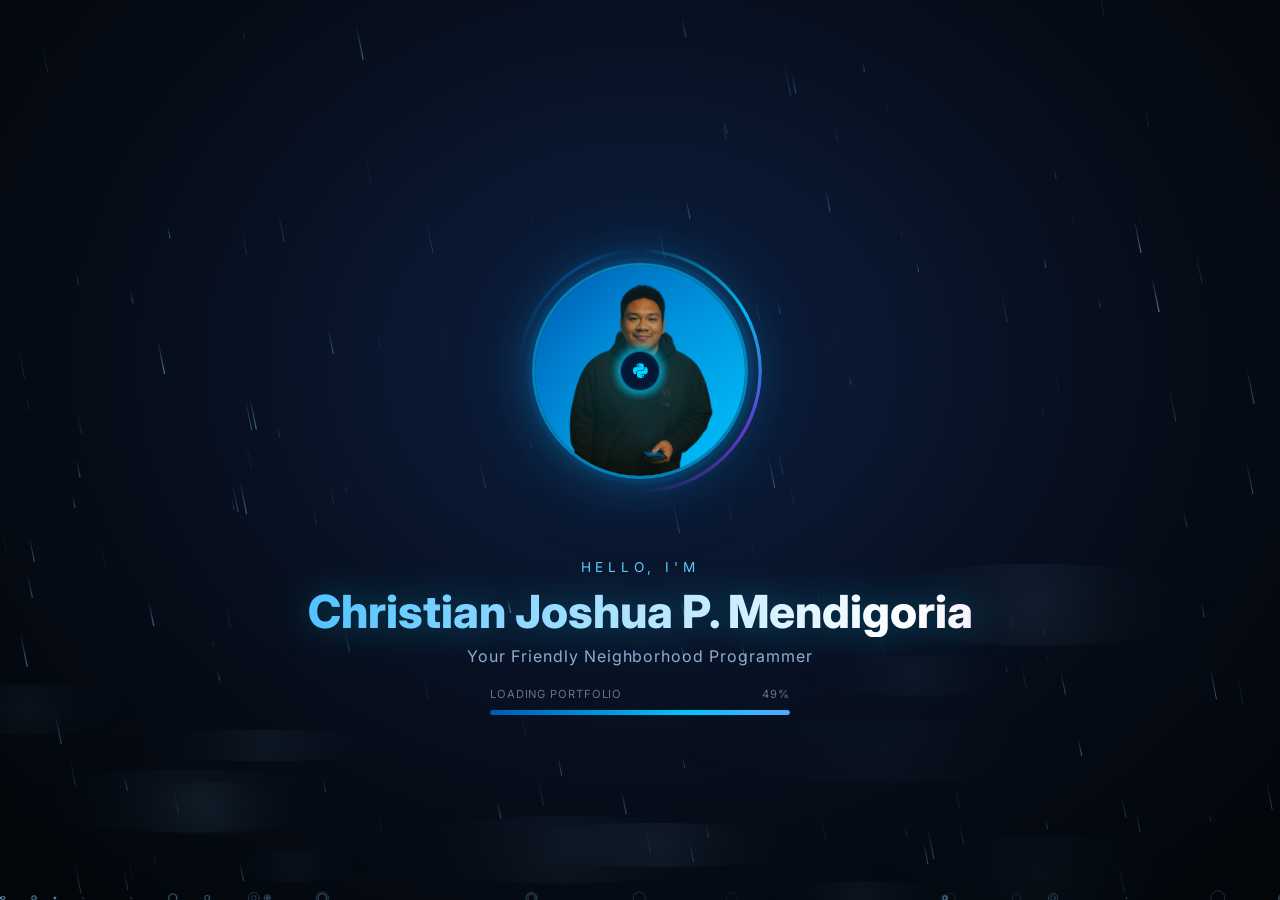
<file: index.html>
<!DOCTYPE html>
<html lang="en">
<head>
    <meta charset="UTF-8">
    <meta name="viewport" content="width=device-width, initial-scale=1.0">
    <title>Christian Joshua P. Mendigoria | Full Stack Developer</title>

    <link rel="preconnect" href="https://cdnjs.cloudflare.com">
    <link rel="preconnect" href="https://fonts.googleapis.com">
    <link rel="preconnect" href="https://fonts.gstatic.com" crossorigin>
    <link rel="preconnect" href="https://images.pexels.com">
    <link rel="dns-prefetch" href="https://cdnjs.cloudflare.com">
    <link rel="dns-prefetch" href="https://fonts.googleapis.com">
    <link rel="dns-prefetch" href="https://images.pexels.com">

    <link rel="stylesheet" href="https://cdnjs.cloudflare.com/ajax/libs/font-awesome/6.4.0/css/all.min.css">
    <link href="https://fonts.googleapis.com/css2?family=Inter:wght@300;400;500;600;700;800&display=swap" rel="stylesheet" media="print" onload="this.media='all'">
    <noscript><link href="https://fonts.googleapis.com/css2?family=Inter:wght@300;400;500;600;700;800&display=swap" rel="stylesheet"></noscript>
    <link rel="stylesheet" href="shared.css">
    <style>
        /* ── LOADING SCREEN ──────────────────────────── */
        .loading-screen {
            position: fixed; inset: 0; z-index: 9999;
            display: flex; flex-direction: column;
            align-items: center; justify-content: center; gap: 1rem;
            transition: opacity 1s ease, visibility 1s ease;
            overflow: hidden;
            background: radial-gradient(ellipse at 50% 40%, #0d1f40 0%, #060c18 60%, #020609 100%);
        }
        .light-mode .loading-screen {
            background: radial-gradient(ellipse at 50% 40%, #c8deff 0%, #e8f0ff 60%, #f0f4ff 100%);
        }
        .loading-screen.hidden { opacity: 0; visibility: hidden; pointer-events: none; }

        /* ── CANVAS LAYERS ───────────────────────────── */
        #rainCanvas {
            position: absolute; inset: 0;
            pointer-events: none; z-index: 0;
        }

        /* all loading children sit above the canvas */
        .loading-screen > *:not(#rainCanvas) { position: relative; z-index: 1; }

        /* ── SPINNING GRADIENT RING ───────────────────── */
        .loading-avatar-ring {
            width: 340px; height: 340px; position: relative;
            display: flex; align-items: center; justify-content: center;
        }

        /* outer spinning conic ring */
        .loading-avatar-ring::after {
            content: '';
            position: absolute; inset: 48px;
            border-radius: 50%;
            background: conic-gradient(
                from 0deg,
                transparent 0deg,
                rgba(0,198,255,0.9) 60deg,
                rgba(124,58,237,0.8) 120deg,
                transparent 180deg,
                transparent 270deg,
                rgba(0,89,179,0.6) 330deg,
                transparent 360deg
            );
            animation: spinRing 2.2s linear infinite;
            mask: radial-gradient(farthest-side, transparent calc(100% - 4px), white calc(100% - 3px));
            -webkit-mask: radial-gradient(farthest-side, transparent calc(100% - 4px), white calc(100% - 3px));
        }
        @keyframes spinRing { to { transform: rotate(360deg); } }

        /* inner radial glow */
        .loading-avatar-ring::before {
            content: '';
            position: absolute; inset: 52px;
            border-radius: 50%;
            background: radial-gradient(circle, rgba(0,198,255,0.22) 0%, transparent 70%);
            animation: glowPulse 2.6s ease-in-out infinite;
        }
        @keyframes glowPulse {
            0%, 100% { transform: scale(1);    opacity: 0.6; }
            50%       { transform: scale(1.22); opacity: 1; }
        }

        /* ── AVATAR ──────────────────────────────────── */
        .loading-avatar {
            width: 210px; height: 210px; border-radius: 50%;
            background: linear-gradient(135deg, #0059b3, #00c6ff);
            display: flex; align-items: center; justify-content: center;
            font-size: 4.5rem; color: white; overflow: hidden;
            box-shadow:
                0 0 0 3px rgba(0,198,255,0.5),
                0 0 0 8px rgba(0,89,179,0.15),
                0 0 50px rgba(0,198,255,0.35),
                0 0 100px rgba(0,89,179,0.2);
            animation: avatarFloat 3.8s ease-in-out infinite;
        }
        @keyframes avatarFloat {
            0%, 100% { transform: translateY(0px) scale(1);    }
            50%       { transform: translateY(-10px) scale(1.02); }
        }
        .loading-avatar img {
            width: 100%; height: 100%; object-fit: cover; border-radius: 50%; display: block;
        }

        /* ── ORBIT ICONS ─────────────────────────────── */
        .orbit-icon {
            position: absolute; width: 40px; height: 40px; border-radius: 50%;
            background: rgba(5,20,50,0.85);
            display: flex; align-items: center; justify-content: center;
            font-size: 1.05rem; color: #00d4ff;
            border: 1.5px solid rgba(0,212,255,0.5);
            box-shadow: 0 0 12px rgba(0,212,255,0.3), inset 0 0 8px rgba(0,212,255,0.05);
            animation: orbit 5s linear infinite;
            backdrop-filter: blur(4px);
        }
        .orbit-icon:nth-child(2) { animation-delay: -0.83s; }
        .orbit-icon:nth-child(3) { animation-delay: -1.67s; }
        .orbit-icon:nth-child(4) { animation-delay: -2.5s; }
        .orbit-icon:nth-child(5) { animation-delay: -3.33s; }
        .orbit-icon:nth-child(6) { animation-delay: -4.17s; }
        @keyframes orbit {
            from { transform: rotate(0deg)   translateX(155px) rotate(0deg); }
            to   { transform: rotate(360deg) translateX(155px) rotate(-360deg); }
        }

        /* ── TEXT SECTION ────────────────────────────── */
        .loading-text-wrap {
            display: flex; flex-direction: column; align-items: center; gap: 0.45rem;
            animation: fadeSlideUp 0.8s ease both; animation-delay: 0.2s;
        }

        .loading-hello {
            font-size: 0.85rem; opacity: 0; letter-spacing: 0.35em;
            text-transform: uppercase; color: #60c8ff;
            animation: fadeSlideUp 0.7s ease forwards; animation-delay: 0.3s;
        }
        .light-mode .loading-hello { color: #0059b3; }

        .loading-name {
            font-size: 2.85rem; font-weight: 800; text-align: center; line-height: 1.12;
            background: linear-gradient(100deg, #4fc3ff 0%, #ffffff 30%, #a78bfa 60%, #00c6ff 100%);
            background-size: 300% auto;
            -webkit-background-clip: text; -webkit-text-fill-color: transparent; background-clip: text;
            animation: nameReveal 0.8s cubic-bezier(0.22,1,0.36,1) both,
                       shimmer 4s linear infinite;
            animation-delay: 0.4s, 0s;
            filter: drop-shadow(0 0 18px rgba(0,198,255,0.35));
        }
        .light-mode .loading-name {
            background: linear-gradient(100deg, #0059b3 0%, #003d7a 40%, #7c3aed 100%);
            background-size: 300% auto;
            filter: drop-shadow(0 0 10px rgba(0,89,179,0.25));
        }
        @keyframes nameReveal {
            from { opacity: 0; transform: translateY(20px) scale(0.96); }
            to   { opacity: 1; transform: translateY(0)    scale(1); }
        }
        @keyframes shimmer {
            0%   { background-position: 0%   center; }
            100% { background-position: 300% center; }
        }

        .loading-tagline {
            font-size: 1rem; opacity: 0; color: rgba(180,210,255,0.8);
            letter-spacing: 0.06em;
            animation: fadeSlideUp 0.7s ease forwards; animation-delay: 0.6s;
        }
        .light-mode .loading-tagline { color: rgba(0,60,120,0.65); }

        @keyframes fadeSlideUp {
            from { opacity: 0; transform: translateY(16px); }
            to   { opacity: 1; transform: translateY(0); }
        }

        /* ── PROGRESS BAR ────────────────────────────── */
        .loading-bar-outer {
            width: 300px;
            animation: fadeSlideUp 0.7s ease both; animation-delay: 0.7s;
        }
        .loading-bar-label {
            display: flex; justify-content: space-between; align-items: center;
            font-size: 0.7rem; opacity: 0.45; margin-bottom: 0.4rem;
            letter-spacing: 0.08em; text-transform: uppercase;
        }
        .loading-bar-wrap {
            width: 100%; height: 5px; border-radius: 3px;
            background: rgba(0,89,179,0.18);
            box-shadow: inset 0 0 6px rgba(0,0,0,0.3);
            overflow: hidden;
        }
        .loading-bar-fill {
            height: 100%; width: 0%; border-radius: 3px;
            background: linear-gradient(90deg, #0059b3, #00c6ff, #a78bfa, #00c6ff);
            background-size: 200% auto;
            animation: loadBar 3.5s ease-out forwards, barShimmer 1.5s linear infinite;
            box-shadow: 0 0 10px rgba(0,198,255,0.6);
        }
        @keyframes loadBar     { to { width: 100%; } }
        @keyframes barShimmer  { to { background-position: 200% center; } }

        /* ── LIGHTNING FLASH ─────────────────────────── */
        .lightning-flash {
            position: absolute; inset: 0; pointer-events: none; z-index: 2;
            background: rgba(180,220,255,0.0);
            transition: background 0.05s;
        }

        .main-wrap { display: none; }
        .main-wrap.visible { display: flex; }

        /* ── HERO ─────────────────────────────────────── */
        .hero-section {
            background: linear-gradient(135deg, #001a3a 0%, #003d7a 60%, #0059b3 100%);
            border-radius: 20px; padding: 3rem; margin-bottom: 2rem;
            display: flex; align-items: center; justify-content: space-between;
            gap: 2rem; position: relative; overflow: hidden;
            min-height: 380px; animation: fadeInUp 0.6s ease both; animation-delay: 0.1s;
        }
        .hero-section::before {
            content: ''; position: absolute; inset: 0;
            background-image: url('https://images.pexels.com/photos/1181671/pexels-photo-1181671.jpeg?auto=compress&w=800');
            background-size: cover; background-position: center;
            opacity: 0.1; z-index: 0;
        }
        .hero-left { z-index: 1; flex: 1; }
        .hero-greeting { font-size: 1rem; color: rgba(255,255,255,0.7); letter-spacing: 0.15em; text-transform: uppercase; margin-bottom: 0.5rem; }
        .hero-typing { font-size: 1.9rem; font-weight: 700; color: white; min-height: 56px; line-height: 1.3; }
        .hero-typing::after { content: '|'; animation: blink 0.7s infinite; }
        @keyframes blink { 0%,50%{opacity:1} 51%,100%{opacity:0} }
        .hero-cta { margin-top: 2rem; display: flex; gap: 1rem; flex-wrap: wrap; }
        .hero-btn {
            display: inline-flex; align-items: center; gap: 0.5rem;
            padding: 0.75rem 1.5rem; border-radius: 10px; font-size: 0.9rem;
            font-weight: 600; text-decoration: none; transition: all 0.3s; cursor: pointer; border: none;
        }
        .hero-btn-primary { background: white; color: #0059b3; }
        .hero-btn-primary:hover { transform: translateY(-2px); box-shadow: 0 8px 20px rgba(0,0,0,0.3); }
        .hero-btn-outline { background: transparent; border: 2px solid rgba(255,255,255,0.5); color: white; }
        .hero-btn-outline:hover { background: rgba(255,255,255,0.1); transform: translateY(-2px); }
        .hero-btn-game {
            background: linear-gradient(135deg, #7c3aed, #a855f7);
            color: white; border: none;
            box-shadow: 0 4px 15px rgba(124,58,237,0.4);
        }
        .hero-btn-game:hover { transform: translateY(-2px); box-shadow: 0 8px 25px rgba(124,58,237,0.6); }
        .hero-image {
            z-index: 1; width: 280px; height: 280px; object-fit: cover;
            border-radius: 16px; box-shadow: 0 20px 50px rgba(0,0,0,0.4);
            transition: opacity 0.8s ease; display: block;
        }
        .date-badge {
            display: inline-flex; align-items: center; gap: 0.5rem;
            padding: 0.5rem 1rem; background: rgba(0,89,179,0.1);
            border: 1px solid rgba(0,89,179,0.2); border-radius: 30px;
            font-size: 0.85rem; margin-bottom: 1.5rem;
            animation: fadeInDown 0.5s ease both;
        }

        /* ── STATS ───────────────────────────────────── */
        .stats-grid {
            display: grid; grid-template-columns: repeat(auto-fit, minmax(180px, 1fr));
            gap: 1rem; margin-bottom: 2rem;
        }
        .stat-card {
            padding: 1.5rem; border-radius: 16px; transition: all 0.3s; cursor: default;
            animation: fadeInUp 0.5s ease both;
        }
        .stat-card:nth-child(1){animation-delay:0.15s}
        .stat-card:nth-child(2){animation-delay:0.20s}
        .stat-card:nth-child(3){animation-delay:0.25s}
        .stat-card:nth-child(4){animation-delay:0.30s}
        .dark-mode  .stat-card { background: rgba(255,255,255,0.04); border: 1px solid rgba(255,255,255,0.07); }
        .light-mode .stat-card { background: white; border: 1px solid rgba(0,0,0,0.06); box-shadow: 0 2px 12px rgba(0,0,0,0.06); }
        .stat-card:hover { transform: translateY(-4px); box-shadow: 0 12px 28px rgba(0,89,179,0.2); }
        .stat-icon {
            width: 48px; height: 48px; border-radius: 12px;
            display: flex; align-items: center; justify-content: center;
            font-size: 1.3rem; margin-bottom: 1rem; transition: transform 0.3s;
        }
        .stat-card:hover .stat-icon { transform: scale(1.15) rotate(5deg); }
        .stat-value { font-size: 2rem; font-weight: 800; }
        .stat-label { font-size: 0.85rem; opacity: 0.6; margin-top: 0.2rem; }

        /* ── FEATURED PROJECTS ───────────────────────── */
        .section-header { display: flex; align-items: center; justify-content: space-between; margin-bottom: 1.2rem; }
        .section-title-lg { font-size: 1.2rem; font-weight: 700; display: flex; align-items: center; gap: 0.6rem; }
        .section-title-lg i { color: #0059b3; }
        .carousel-btns { display: flex; gap: 0.4rem; }
        .carousel-btn {
            width: 34px; height: 34px; border-radius: 8px;
            border: 1px solid rgba(0,89,179,0.2); background: rgba(0,89,179,0.07);
            cursor: pointer; display: flex; align-items: center; justify-content: center;
            transition: all 0.3s; color: inherit;
        }
        .carousel-btn:hover { background: rgba(0,89,179,0.15); transform: scale(1.05); }
        .featured-grid {
            display: grid; grid-template-columns: repeat(auto-fill, minmax(240px, 1fr));
            gap: 1rem;
        }
        .featured-card {
            border-radius: 14px; overflow: hidden; cursor: pointer; transition: all 0.3s;
            animation: fadeInUp 0.5s ease both;
        }
        .featured-card:nth-child(1){animation-delay:0.20s}
        .featured-card:nth-child(2){animation-delay:0.25s}
        .featured-card:nth-child(3){animation-delay:0.30s}
        .featured-card:nth-child(4){animation-delay:0.35s}
        .featured-card:nth-child(5){animation-delay:0.40s}
        .featured-card:nth-child(6){animation-delay:0.45s}
        .dark-mode  .featured-card { background: rgba(255,255,255,0.04); border: 1px solid rgba(255,255,255,0.07); }
        .light-mode .featured-card { background: white; border: 1px solid rgba(0,0,0,0.06); box-shadow: 0 2px 10px rgba(0,0,0,0.06); }
        .featured-card:hover { transform: translateY(-6px); box-shadow: 0 16px 36px rgba(0,89,179,0.25); }
        .featured-img { width: 100%; height: 180px; object-fit: cover; transition: transform 0.4s; display: block; }
        .featured-card:hover .featured-img { transform: scale(1.05); }
        .featured-body { padding: 1rem; }
        .featured-title { font-size: 0.95rem; font-weight: 600; margin-bottom: 0.4rem; }
        .featured-desc { font-size: 0.8rem; opacity: 0.6; line-height: 1.5; margin-bottom: 0.5rem; }
        .featured-date { font-size: 0.75rem; opacity: 0.45; display: flex; align-items: center; gap: 0.3rem; }

        /* ── RIGHT SIDEBAR ──────────────────────────── */
        .sidebar-right {
            width: 300px; padding: 1.5rem;
            border-left: 1px solid rgba(0,89,179,0.1);
            flex-shrink: 0; overflow-y: auto;
        }
        .dark-mode  .sidebar-right { background: rgba(255,255,255,0.02); }
        .light-mode .sidebar-right { background: #fafbff; }
        .sidebar-right-section { margin-bottom: 2rem; }
        .sidebar-right-title {
            font-size: 0.9rem; font-weight: 700; margin-bottom: 1rem;
            display: flex; align-items: center; gap: 0.5rem; text-transform: uppercase;
            letter-spacing: 0.05em; opacity: 0.7;
        }

        /* ── SKILL ICON SCROLLING ROWS ──────────────── */
        .skills-scroller-wrap { overflow: hidden; margin-bottom: 1.5rem; }
        .skills-track { display: flex; gap: 0.6rem; width: max-content; }
        .skills-track.row-1 { animation: scrollLeft 18s linear infinite; }
        .skills-track.row-2 { animation: scrollRight 18s linear infinite; margin-top: 0.6rem; }
        @keyframes scrollLeft  { from{transform:translateX(0)} to{transform:translateX(-50%)} }
        @keyframes scrollRight { from{transform:translateX(-50%)} to{transform:translateX(0)} }
        .skills-scroller-wrap:hover .skills-track { animation-play-state: paused; }
        .skill-chip {
            width: 42px; height: 42px; border-radius: 10px; flex-shrink: 0;
            display: flex; align-items: center; justify-content: center;
            font-size: 1.3rem; transition: transform 0.3s; cursor: default;
        }
        .skill-chip:hover { transform: scale(1.15) rotate(5deg); }

        .expertise-row {
            display: flex; align-items: center; gap: 0.8rem;
            padding: 0.7rem 1rem; border-radius: 10px; margin-bottom: 0.5rem;
            transition: all 0.3s; cursor: default; font-size: 0.9rem;
        }
        .dark-mode  .expertise-row { background: rgba(255,255,255,0.04); }
        .light-mode .expertise-row { background: #f0f4ff; }
        .expertise-row:hover { transform: translateX(4px); box-shadow: 0 4px 12px rgba(0,89,179,0.15); }
        .expertise-icon-sm {
            width: 32px; height: 32px; border-radius: 8px;
            display: flex; align-items: center; justify-content: center; font-size: 0.9rem;
        }
        .social-row { display: flex; gap: 0.7rem; flex-wrap: wrap; margin-top: 0.5rem; }
        .social-chip {
            width: 38px; height: 38px; border-radius: 9px;
            display: flex; align-items: center; justify-content: center;
            font-size: 1.1rem; transition: all 0.3s; cursor: pointer;
            background: rgba(0,89,179,0.08); border: 1px solid rgba(0,89,179,0.15);
        }
        .social-chip:hover { transform: scale(1.15) rotate(5deg); background: rgba(0,89,179,0.18); }
        .contact-note { font-size: 0.82rem; opacity: 0.55; margin-top: 0.8rem; line-height: 1.6; }

        /* ── COMING SOON MODAL ──────────────────────── */
        .coming-soon-modal { position: fixed; inset: 0; z-index: 2000; display: none; align-items: center; justify-content: center; }
        .coming-soon-modal.active { display: flex; }
        .cs-backdrop { position: absolute; inset: 0; background: rgba(0,0,0,0.6); backdrop-filter: blur(8px); }
        .cs-box {
            position: relative; z-index: 1; padding: 2.5rem;
            border-radius: 20px; max-width: 360px; width: 90%;
            text-align: center; animation: popIn 0.3s ease-out;
        }
        .dark-mode  .cs-box { background: #1a2540; border: 1px solid rgba(0,89,179,0.25); }
        .light-mode .cs-box { background: white; box-shadow: 0 20px 60px rgba(0,0,0,0.15); }
        @keyframes popIn { from{opacity:0;transform:scale(0.85)} to{opacity:1;transform:scale(1)} }
        .cs-icon { font-size: 3rem; color: #0059b3; margin-bottom: 1rem; }
        .cs-title { font-size: 1.4rem; font-weight: 700; margin-bottom: 0.5rem; }
        .cs-msg { font-size: 0.9rem; opacity: 0.6; margin-bottom: 1.5rem; line-height: 1.6; }
        .cs-close {
            padding: 0.6rem 2rem; border-radius: 8px;
            background: linear-gradient(135deg, #0059b3, #003d7a);
            color: white; border: none; cursor: pointer; font-size: 0.9rem; font-weight: 600; transition: all 0.3s;
        }
        .cs-close:hover { transform: translateY(-2px); box-shadow: 0 6px 16px rgba(0,89,179,0.4); }

        /* ── PLAY A GAME NAV LINK ───────────────────── */
        .nav-link-game {
            background: linear-gradient(135deg, rgba(124,58,237,0.15), rgba(168,85,247,0.1));
            border: 1px solid rgba(124,58,237,0.25) !important;
        }
        .nav-link-game i { color: #a855f7 !important; }
        .nav-link-game:hover {
            background: linear-gradient(135deg, rgba(124,58,237,0.25), rgba(168,85,247,0.2)) !important;
            border-color: rgba(168,85,247,0.4) !important;
        }
        .nav-link-game span { color: #c084fc; font-weight: 600; }

        @media(max-width:1100px) { .sidebar-right { display: none; } }
        @media(max-width:768px) {
            .hero-section { flex-direction: column; padding: 2rem; min-height: auto; }
            .hero-image { width: 200px; height: 200px; }
            .stats-grid { grid-template-columns: repeat(2, 1fr); }
            .featured-grid { grid-template-columns: 1fr 1fr; }
            .loading-name { font-size: 2rem; }
            .loading-avatar { width: 162px; height: 162px; }
            .loading-avatar-ring { width: 264px; height: 264px; }
            .orbit-icon { animation-name: orbit-sm; }
        }
        @keyframes orbit-sm {
            from { transform: rotate(0deg)   translateX(118px) rotate(0deg); }
            to   { transform: rotate(360deg) translateX(118px) rotate(-360deg); }
        }
        @media(max-width:480px) {
            .stats-grid { grid-template-columns: 1fr 1fr; }
            .featured-grid { grid-template-columns: 1fr; }
            .loading-name { font-size: 1.55rem; }
            .loading-avatar { width: 138px; height: 138px; }
            .loading-avatar-ring { width: 230px; height: 230px; }
            .orbit-icon { animation-name: orbit-xs; width: 32px; height: 32px; font-size: 0.82rem; }
        }
        @keyframes orbit-xs {
            from { transform: rotate(0deg)   translateX(100px) rotate(0deg); }
            to   { transform: rotate(360deg) translateX(100px) rotate(-360deg); }
        }
    </style>
</head>
<body class="dark-mode">

<!-- ── LOADING SCREEN ──────────────────────────────────────── -->
<div class="loading-screen" id="loadingScreen">

    <!-- Atmospheric canvas: rain + splashes + mist -->
    <canvas id="rainCanvas"></canvas>
    <!-- Lightning overlay -->
    <div class="lightning-flash" id="lightningFlash"></div>

    <div class="loading-avatar-ring">
        <div class="loading-avatar">
            <img src="AVATAR2.jpg" alt="Profile" id="loadingAvatarImg"
                 onerror="this.style.display='none';this.parentElement.innerHTML='<i class=\'fas fa-code\'></i>'">
        </div>
        <div class="orbit-icon"><i class="fab fa-js"></i></div>
        <div class="orbit-icon"><i class="fab fa-react"></i></div>
        <div class="orbit-icon"><i class="fab fa-node"></i></div>
        <div class="orbit-icon"><i class="fab fa-html5"></i></div>
        <div class="orbit-icon"><i class="fab fa-css3-alt"></i></div>
        <div class="orbit-icon"><i class="fab fa-python"></i></div>
    </div>

    <div class="loading-text-wrap">
        <div class="loading-hello">Hello, I'm</div>
        <div class="loading-name">Christian Joshua P. Mendigoria</div>
        <div class="loading-tagline">Your Friendly Neighborhood Programmer</div>
    </div>

    <div class="loading-bar-outer">
        <div class="loading-bar-label">
            <span>Loading portfolio</span><span id="loadPct">0%</span>
        </div>
        <div class="loading-bar-wrap"><div class="loading-bar-fill" id="loadBar"></div></div>
    </div>
</div>

<!-- ── COMING SOON MODAL ──────────────────────────────────── -->
<div class="coming-soon-modal" id="csModal">
    <div class="cs-backdrop" onclick="closeCSModal()"></div>
    <div class="cs-box">
        <div class="cs-icon" id="csIcon"><i class="fas fa-clock"></i></div>
        <div class="cs-title">Coming Soon</div>
        <div class="cs-msg">This section is currently under development. Stay tuned for exciting updates!</div>
        <button class="cs-close" onclick="closeCSModal()">Got it</button>
    </div>
</div>

<button class="mobile-menu-toggle" id="mobileMenuToggle" onclick="toggleMobileMenu()"><i class="fas fa-bars"></i></button>

<div class="page-container main-wrap" id="mainWrap">
    <aside class="sidebar" id="sidebar">
        <div class="profile">
            <div class="profile-avatar"><i class="fas fa-user"></i></div>
            <div class="profile-name">CHRISTIAN JOSHUA P. MENDIGORIA</div>
            <div class="profile-role">Full Stack Developer</div>
            <a href="#" class="resume-btn" onclick="downloadResume(event)"><i class="fas fa-download"></i> Resume</a>
        </div>
        <nav>
            <ul class="nav-list">
                <li><a href="index.html" class="nav-link active"><i class="fas fa-home"></i><span>Home</span></a></li>
                <li><a href="2) ClientProject.html" class="nav-link"><i class="fas fa-briefcase"></i><span>Project</span></a></li>
                <li><a href="6) Shop.html" class="nav-link"><i class="fas fa-shopping-cart"></i><span>Shop</span></a></li>
                <li><a href="7) Reviews.html" class="nav-link"><i class="fas fa-star"></i><span>Reviews</span></a></li>
                <li><a href="8) AboutMe.html" class="nav-link"><i class="fas fa-user"></i><span>About Me</span></a></li>
                <li><a href="9) TypingGame.html" class="nav-link nav-link-game"><i class="fas fa-gamepad"></i><span>Play A Game</span></a></li>
            </ul>
        </nav>
        <div class="mode-toggle" onclick="toggleMode()">
            <span><i class="fas fa-moon" id="modeIcon"></i> <span id="modeLabel">Dark Mode</span></span>
            <div class="toggle-track" id="toggleTrack"><div class="toggle-thumb"></div></div>
        </div>
    </aside>

    <main class="main-content">
        <div class="date-badge" id="dateBadge"><i class="fas fa-calendar-alt"></i> Loading...</div>

        <section class="hero-section">
            <div class="hero-left">
                <div class="hero-greeting">portfolio</div>
                <div class="hero-typing" id="typingEl"></div>
                <div class="hero-cta">
                    <a href="2) ClientProject.html" class="hero-btn hero-btn-primary"><i class="fas fa-briefcase"></i> View Projects</a>
                    <a href="8) AboutMe.html" class="hero-btn hero-btn-outline"><i class="fas fa-user"></i> About Me</a>
                    <a href="9) TypingGame.html" class="hero-btn hero-btn-game"><i class="fas fa-gamepad"></i> Play A Game</a>
                </div>
            </div>
            <img src="https://images.pexels.com/photos/1181671/pexels-photo-1181671.jpeg?auto=compress&w=600"
                 alt="Developer Workspace" class="hero-image" id="heroImg" loading="lazy" decoding="async">
        </section>

        <section class="stats-section" style="margin-bottom:2rem;">
            <div class="section-header">
                <div class="section-title-lg"><i class="fas fa-chart-bar"></i> Career Stats</div>
            </div>
            <div class="stats-grid">
                <div class="stat-card">
                    <div class="stat-icon" style="background:rgba(168,85,247,0.15);color:#a855f7;"><i class="fas fa-clock"></i></div>
                    <div class="stat-value">2 <span style="font-size:1rem;opacity:0.6;">yrs</span></div>
                    <div class="stat-label">Experience</div>
                </div>
                <div class="stat-card">
                    <div class="stat-icon" style="background:rgba(251,146,60,0.15);color:#fb923c;"><i class="fas fa-trophy"></i></div>
                    <div class="stat-value">20</div>
                    <div class="stat-label">Certificates</div>
                </div>
                <div class="stat-card">
                    <div class="stat-icon" style="background:rgba(34,197,94,0.15);color:#22c55e;"><i class="fas fa-folder"></i></div>
                    <div class="stat-value">16</div>
                    <div class="stat-label">Projects</div>
                </div>
                <div class="stat-card">
                    <div class="stat-icon" style="background:rgba(59,130,246,0.15);color:#3b82f6;"><i class="fas fa-code"></i></div>
                    <div class="stat-value">20</div>
                    <div class="stat-label">Technologies</div>
                </div>
            </div>
        </section>

        <section>
            <div class="section-header">
                <div class="section-title-lg"><i class="fas fa-star"></i> Featured Projects</div>
                <div class="carousel-btns">
                    <button class="carousel-btn" onclick="scrollFeatured(-1)"><i class="fas fa-chevron-left"></i></button>
                    <button class="carousel-btn" onclick="scrollFeatured(1)"><i class="fas fa-chevron-right"></i></button>
                </div>
            </div>
            <div class="featured-grid" id="featuredGrid">
                <div class="featured-card">
                    <img src="https://images.pexels.com/photos/270348/pexels-photo-270348.jpeg?auto=compress&w=400" alt="E-Commerce" class="featured-img" loading="lazy" decoding="async">
                    <div class="featured-body">
                        <div class="featured-title">E-Commerce Platform</div>
                        <div class="featured-desc">Full-stack e-commerce solution with payment integration and admin dashboard</div>
                        <div class="featured-date"><i class="fas fa-calendar"></i> January 2024</div>
                    </div>
                </div>
                <div class="featured-card">
                    <img src="https://images.pexels.com/photos/1089438/pexels-photo-1089438.jpeg?auto=compress&w=400" alt="Task App" class="featured-img" loading="lazy" decoding="async">
                    <div class="featured-body">
                        <div class="featured-title">Task Management App</div>
                        <div class="featured-desc">Collaborative task management tool with real-time updates and notifications</div>
                        <div class="featured-date"><i class="fas fa-calendar"></i> February 2024</div>
                    </div>
                </div>
                <div class="featured-card">
                    <img src="https://images.pexels.com/photos/574071/pexels-photo-574071.jpeg?auto=compress&w=400" alt="Portfolio" class="featured-img" loading="lazy" decoding="async">
                    <div class="featured-body">
                        <div class="featured-title">Portfolio Website</div>
                        <div class="featured-desc">Modern portfolio with interactive animations and responsive layout</div>
                        <div class="featured-date"><i class="fas fa-calendar"></i> March 2024</div>
                    </div>
                </div>
                <div class="featured-card">
                    <img src="https://images.pexels.com/photos/1181244/pexels-photo-1181244.jpeg?auto=compress&w=400" alt="Dashboard" class="featured-img" loading="lazy" decoding="async">
                    <div class="featured-body">
                        <div class="featured-title">Social Media Dashboard</div>
                        <div class="featured-desc">Analytics dashboard for tracking social media performance across platforms</div>
                        <div class="featured-date"><i class="fas fa-calendar"></i> April 2024</div>
                    </div>
                </div>
                <div class="featured-card">
                    <img src="https://images.pexels.com/photos/3861958/pexels-photo-3861958.jpeg?auto=compress&w=400" alt="Weather" class="featured-img" loading="lazy" decoding="async">
                    <div class="featured-body">
                        <div class="featured-title">Weather App</div>
                        <div class="featured-desc">NOT REAL TIME with location-based forecasts and alerts</div>
                        <div class="featured-date"><i class="fas fa-calendar"></i> May 2024</div>
                    </div>
                </div>
                <div class="featured-card">
                    <img src="https://images.pexels.com/photos/4162449/pexels-photo-4162449.jpeg?auto=compress&w=400" alt="Fitness" class="featured-img" loading="lazy" decoding="async">
                    <div class="featured-body">
                        <div class="featured-title">Fitness Tracker</div>
                        <div class="featured-desc">Track workouts, calories, and progress with detailed analytics</div>
                        <div class="featured-date"><i class="fas fa-calendar"></i> June 2024</div>
                    </div>
                </div>
            </div>
        </section>
    </main>

    <aside class="sidebar-right">
        <div class="sidebar-right-section">
            <div class="sidebar-right-title"><i class="fas fa-bullseye"></i> Skill Set</div>
            <div class="skills-scroller-wrap">
                <div class="skills-track row-1">
                    <div class="skill-chip" style="background:#f0db4f;color:#323330;" title="JavaScript"><i class="fab fa-js"></i></div>
                    <div class="skill-chip" style="background:#61dafb;color:#282c34;" title="React"><i class="fab fa-react"></i></div>
                    <div class="skill-chip" style="background:#68a063;color:white;" title="Node.js"><i class="fab fa-node"></i></div>
                    <div class="skill-chip" style="background:#e34c26;color:white;" title="HTML5"><i class="fab fa-html5"></i></div>
                    <div class="skill-chip" style="background:#264de4;color:white;" title="CSS3"><i class="fab fa-css3-alt"></i></div>
                    <div class="skill-chip" style="background:#8892bf;color:white;" title="PHP"><i class="fab fa-php"></i></div>
                    <div class="skill-chip" style="background:#f0db4f;color:#323330;" title="JavaScript"><i class="fab fa-js"></i></div>
                    <div class="skill-chip" style="background:#61dafb;color:#282c34;" title="React"><i class="fab fa-react"></i></div>
                    <div class="skill-chip" style="background:#68a063;color:white;" title="Node.js"><i class="fab fa-node"></i></div>
                    <div class="skill-chip" style="background:#e34c26;color:white;" title="HTML5"><i class="fab fa-html5"></i></div>
                    <div class="skill-chip" style="background:#264de4;color:white;" title="CSS3"><i class="fab fa-css3-alt"></i></div>
                    <div class="skill-chip" style="background:#8892bf;color:white;" title="PHP"><i class="fab fa-php"></i></div>
                </div>
                <div class="skills-track row-2">
                    <div class="skill-chip" style="background:#00758f;color:white;" title="MySQL"><i class="fas fa-database"></i></div>
                    <div class="skill-chip" style="background:#dd0031;color:white;" title="Angular"><i class="fab fa-angular"></i></div>
                    <div class="skill-chip" style="background:#4584b6;color:white;" title="Python"><i class="fab fa-python"></i></div>
                    <div class="skill-chip" style="background:#333;color:white;" title="GitHub"><i class="fab fa-github"></i></div>
                    <div class="skill-chip" style="background:#e67e22;color:white;" title="Java"><i class="fab fa-java"></i></div>
                    <div class="skill-chip" style="background:#0175C2;color:white;" title="Flutter"><i class="fas fa-mobile-alt"></i></div>
                    <div class="skill-chip" style="background:#00758f;color:white;" title="MySQL"><i class="fas fa-database"></i></div>
                    <div class="skill-chip" style="background:#dd0031;color:white;" title="Angular"><i class="fab fa-angular"></i></div>
                    <div class="skill-chip" style="background:#4584b6;color:white;" title="Python"><i class="fab fa-python"></i></div>
                    <div class="skill-chip" style="background:#333;color:white;" title="GitHub"><i class="fab fa-github"></i></div>
                    <div class="skill-chip" style="background:#e67e22;color:white;" title="Java"><i class="fab fa-java"></i></div>
                    <div class="skill-chip" style="background:#0175C2;color:white;" title="Flutter"><i class="fas fa-mobile-alt"></i></div>
                </div>
            </div>
        </div>
        <div class="sidebar-right-section">
            <div class="sidebar-right-title"><i class="fas fa-user-cog"></i> Expertise</div>
            <div class="expertise-row">
                <div class="expertise-icon-sm" style="background:rgba(168,85,247,0.15);color:#a855f7;"><i class="fas fa-laptop-code"></i></div>
                Web Development
            </div>
            <div class="expertise-row">
                <div class="expertise-icon-sm" style="background:rgba(251,146,60,0.15);color:#fb923c;"><i class="fas fa-paint-brush"></i></div>
                Graphic Design
            </div>
            <div class="expertise-row">
                <div class="expertise-icon-sm" style="background:rgba(34,197,94,0.15);color:#22c55e;"><i class="fas fa-mobile-alt"></i></div>
                Digital Marketing
            </div>
            <div class="expertise-row">
                <div class="expertise-icon-sm" style="background:rgba(59,130,246,0.15);color:#3b82f6;"><i class="fas fa-pencil-ruler"></i></div>
                UI / UX Design
            </div>
        </div>
        <div class="sidebar-right-section">
            <div class="sidebar-right-title"><i class="fas fa-envelope"></i> Get in Touch</div>
            <div class="social-row">
                <div class="social-chip" title="Facebook"><i class="fab fa-facebook"></i></div>
                <div class="social-chip" title="Twitter"><i class="fab fa-twitter"></i></div>
                <div class="social-chip" title="GitHub"><i class="fab fa-github"></i></div>
                <div class="social-chip" title="LinkedIn"><i class="fab fa-linkedin"></i></div>
                <div class="social-chip" title="Instagram"><i class="fab fa-instagram"></i></div>
                <div class="social-chip" title="Discord"><i class="fab fa-discord"></i></div>
            </div>
            <p class="contact-note">Let's build something great together — feel free to connect with me through any of the platforms above.</p>
        </div>
    </aside>
</div>

<script src="shared.js"></script>
<script>
/* ── CINEMATIC RAIN + ATMOSPHERE ─────────────────────────────────────────── */
(function () {
    var canvas  = document.getElementById('rainCanvas');
    var ctx     = canvas.getContext('2d');
    var RAF;
    var drops   = [];
    var splashes= [];
    var mists   = [];

    /* ─ resize ─ */
    function resize() {
        canvas.width  = window.innerWidth;
        canvas.height = window.innerHeight;
    }
    resize();
    window.addEventListener('resize', resize);

    /* ─ helpers ─ */
    var ANGLE   = 0.20;  /* rain tilt radians (~11°) */
    var sinA    = Math.sin(ANGLE);
    var cosA    = Math.cos(ANGLE);

    function isDark() { return document.body.classList.contains('dark-mode'); }
    function rainColor(a) {
        return isDark()
            ? 'rgba(140,210,255,' + a + ')'
            : 'rgba(0,80,160,'   + a + ')';
    }

    /* ─ spawn fns ─ */
    function spawnDrop(rndY) {
        return {
            x:     Math.random() * (canvas.width + 300) - 150,
            y:     rndY ? Math.random() * canvas.height : -(Math.random() * 300 + 10),
            len:   Math.random() * 28 + 8,
            spd:   Math.random() * 9 + 9,
            alpha: Math.random() * 0.45 + 0.07,
            w:     Math.random() * 1.1 + 0.25
        };
    }

    function spawnSplash(x, y) {
        for (var i = 0; i < 3; i++) {
            splashes.push({
                x: x, y: y,
                r: 0,
                maxR: Math.random() * 6 + 2,
                alpha: 0.6,
                speed: Math.random() * 1.2 + 0.5
            });
        }
    }

    function spawnMist() {
        return {
            x:     Math.random() * canvas.width,
            y:     canvas.height * (0.6 + Math.random() * 0.4),
            w:     Math.random() * 300 + 150,
            h:     Math.random() * 60 + 30,
            alpha: Math.random() * 0.06 + 0.02,
            spd:   (Math.random() - 0.5) * 0.4
        };
    }

    /* ─ init ─ */
    for (var i = 0; i < 220; i++) drops.push(spawnDrop(true));
    for (var j = 0; j < 12;  j++) mists.push(spawnMist());

    /* ─ draw ─ */
    function draw() {
        ctx.clearRect(0, 0, canvas.width, canvas.height);

        /* mist / ground fog */
        mists.forEach(function (m) {
            var grad = ctx.createRadialGradient(m.x, m.y, 0, m.x, m.y, m.w * 0.5);
            grad.addColorStop(0,   rainColor(m.alpha));
            grad.addColorStop(1,   'rgba(0,0,0,0)');
            ctx.fillStyle = grad;
            ctx.beginPath();
            ctx.ellipse(m.x, m.y, m.w * 0.5, m.h * 0.5, 0, 0, Math.PI * 2);
            ctx.fill();
            m.x += m.spd;
            if (m.x > canvas.width + m.w) m.x = -m.w;
            if (m.x < -m.w) m.x = canvas.width + m.w;
        });

        /* rain drops */
        drops.forEach(function (d) {
            var dx = sinA * d.len, dy = cosA * d.len;

            /* streak */
            var grad = ctx.createLinearGradient(d.x, d.y, d.x + dx, d.y + dy);
            grad.addColorStop(0, rainColor(0));
            grad.addColorStop(1, rainColor(d.alpha));
            ctx.beginPath();
            ctx.moveTo(d.x, d.y);
            ctx.lineTo(d.x + dx, d.y + dy);
            ctx.strokeStyle = grad;
            ctx.lineWidth   = d.w;
            ctx.lineCap     = 'round';
            ctx.stroke();

            /* advance */
            d.x += sinA * d.spd;
            d.y += cosA * d.spd;

            /* hit ground → splash */
            if (d.y + dy > canvas.height) {
                spawnSplash(d.x + dx, canvas.height - 2);
                Object.assign(d, spawnDrop(false));
            } else if (d.x > canvas.width + 150) {
                Object.assign(d, spawnDrop(false));
            }
        });

        /* splash rings */
        splashes = splashes.filter(function (s) {
            ctx.beginPath();
            ctx.arc(s.x, s.y, s.r, 0, Math.PI * 2);
            ctx.strokeStyle = rainColor(s.alpha);
            ctx.lineWidth   = 0.5;
            ctx.stroke();
            s.r     += s.speed;
            s.alpha -= 0.04;
            return s.alpha > 0 && s.r < s.maxR;
        });

        RAF = requestAnimationFrame(draw);
    }
    draw();

    /* ─ lightning ─ */
    var flash = document.getElementById('lightningFlash');
    function doLightning() {
        if (!flash) return;
        var col = isDark()
            ? 'rgba(180,230,255,0.18)'
            : 'rgba(100,160,255,0.12)';
        flash.style.background = col;
        setTimeout(function () {
            flash.style.background = 'rgba(0,0,0,0)';
            setTimeout(function () {
                flash.style.background = col;
                setTimeout(function () {
                    flash.style.background = 'rgba(0,0,0,0)';
                }, 80);
            }, 120);
        }, 70);
        /* next strike in 4-9 s */
        setTimeout(doLightning, Math.random() * 5000 + 4000);
    }
    setTimeout(doLightning, 2000);

    /* ─ live % counter ─ */
    var pct = 0;
    var pctEl = document.getElementById('loadPct');
    var pctTimer = setInterval(function () {
        pct = Math.min(pct + Math.floor(Math.random() * 5 + 1), 100);
        if (pctEl) pctEl.textContent = pct + '%';
        if (pct >= 100) clearInterval(pctTimer);
    }, 100);

    /* ─ stop when hidden ─ */
    var obs = new MutationObserver(function (muts) {
        muts.forEach(function (m) {
            if (m.target.classList.contains('hidden')) {
                cancelAnimationFrame(RAF);
                clearInterval(pctTimer);
                obs.disconnect();
            }
        });
    });
    obs.observe(document.getElementById('loadingScreen'),
        { attributes: true, attributeFilter: ['class'] });
})();

/* ── PAGE LOGIC ──────────────────────────────────────────────────────────── */
var typingTexts = [
    "Turning Your Ideas into Code, One Line at a Time",
    "Build. Launch. Grow.",
    "Let's Build Something Awesome Together!",
    "From Concept to Code — We Deliver Results",
    "Your Friendly Neighborhood Programmer"
];
var tIdx = 0, cIdx = 0, isDeleting = false, tSpeed = 100, tTimer;
var heroImgs = [
    "https://images.pexels.com/photos/1181671/pexels-photo-1181671.jpeg?auto=compress&w=600",
    "https://images.pexels.com/photos/3861958/pexels-photo-3861958.jpeg?auto=compress&w=600",
    "https://images.pexels.com/photos/1181263/pexels-photo-1181263.jpeg?auto=compress&w=600",
    "https://images.pexels.com/photos/3184418/pexels-photo-3184418.jpeg?auto=compress&w=600"
];
var imgIdx = 0;

function typeText() {
    var el  = document.getElementById('typingEl');
    if (!el) return;
    var cur = typingTexts[tIdx];
    if (!isDeleting && cIdx <= cur.length) {
        el.textContent = cur.substring(0, cIdx++); tSpeed = 90;
    } else if (isDeleting && cIdx >= 0) {
        el.textContent = cur.substring(0, cIdx--); tSpeed = 45;
    }
    if (cIdx === cur.length + 1 && !isDeleting) { tSpeed = 2200; isDeleting = true; }
    if (isDeleting && cIdx < 0) { isDeleting = false; tIdx = (tIdx + 1) % typingTexts.length; cIdx = 0; tSpeed = 500; }
    tTimer = setTimeout(typeText, tSpeed);
}

function cycleImages() {
    setInterval(function () {
        var img = document.getElementById('heroImg');
        if (!img) return;
        img.style.opacity = '0';
        setTimeout(function () {
            imgIdx = (imgIdx + 1) % heroImgs.length;
            img.src = heroImgs[imgIdx];
            img.style.opacity = '1';
        }, 700);
    }, 5000);
}

function updateDate() {
    var el = document.getElementById('dateBadge');
    if (!el) return;
    var d = new Date();
    el.innerHTML = '<i class="fas fa-calendar-alt"></i> ' +
        d.toLocaleDateString('en-US', { weekday: 'long', year: 'numeric', month: 'long', day: 'numeric' });
}

function scrollFeatured(dir) {
    var grid = document.getElementById('featuredGrid');
    if (grid) grid.scrollBy({ left: dir * 280, behavior: 'smooth' });
}

function showCSModal(icon) {
    document.getElementById('csIcon').innerHTML = '<i class="fas fa-' + icon + '"></i>';
    document.getElementById('csModal').classList.add('active');
}
function closeCSModal() {
    document.getElementById('csModal').classList.remove('active');
}

setTimeout(function () {
    document.getElementById('loadingScreen').classList.add('hidden');
    setTimeout(function () {
        document.getElementById('mainWrap').classList.add('visible');
        typeText();
        cycleImages();
        updateDate();
    }, 100);
}, 3600);

setInterval(updateDate, 60000);
</script>
</body>
</html>
</file>
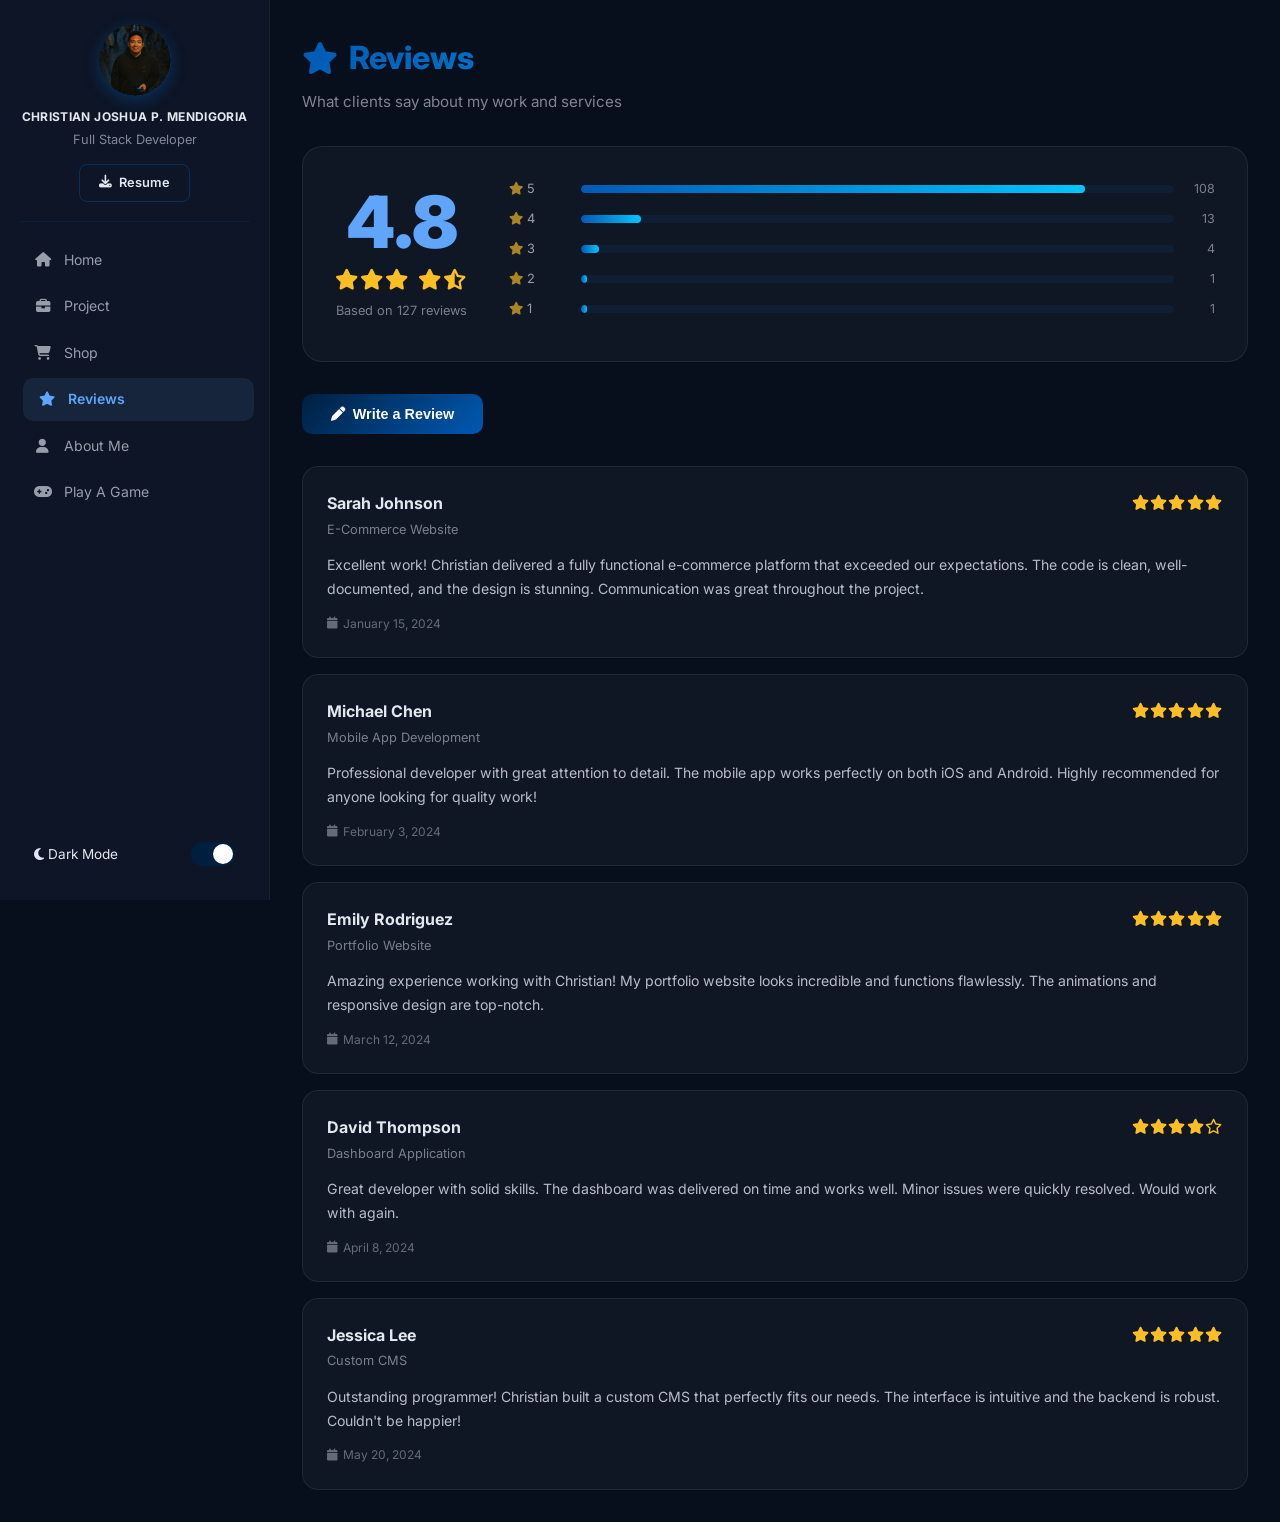
<file: 7) Reviews.html>
<!DOCTYPE html>
<html lang="en">
<head>
    <meta charset="UTF-8">
    <meta name="viewport" content="width=device-width, initial-scale=1.0">
    <title>Reviews | Christian Joshua P. Mendigoria</title>

    <link rel="preconnect" href="https://cdnjs.cloudflare.com">
    <link rel="preconnect" href="https://fonts.googleapis.com">
    <link rel="preconnect" href="https://fonts.gstatic.com" crossorigin>
    <link rel="dns-prefetch" href="https://cdnjs.cloudflare.com">
    <link rel="dns-prefetch" href="https://fonts.googleapis.com">

    <link rel="stylesheet" href="https://cdnjs.cloudflare.com/ajax/libs/font-awesome/6.4.0/css/all.min.css">
    <link href="https://fonts.googleapis.com/css2?family=Inter:wght@300;400;500;600;700;800&display=swap" rel="stylesheet" media="print" onload="this.media='all'">
    <noscript><link href="https://fonts.googleapis.com/css2?family=Inter:wght@300;400;500;600;700;800&display=swap" rel="stylesheet"></noscript>
    <link rel="stylesheet" href="shared.css">
    <style>
        .review-summary-card {
            border-radius: 20px; padding: 2rem; margin-bottom: 2rem;
            display: flex; gap: 2.5rem; flex-wrap: wrap; align-items: center;
            animation: fadeInUp 0.5s ease both; animation-delay: 0.08s;
        }
        .dark-mode .review-summary-card { background: rgba(255,255,255,0.04); border: 1px solid rgba(255,255,255,0.07); }
        .light-mode .review-summary-card { background: white; border: 1px solid rgba(0,0,0,0.06); box-shadow: 0 4px 20px rgba(0,0,0,0.07); }
        .avg-rating { text-align: center; flex-shrink: 0; }
        .avg-number { font-size: 4.5rem; font-weight: 900; line-height: 1; color: #0059b3; }
        .dark-mode .avg-number { color: #60a5fa; }
        .avg-stars { color: #fbbf24; font-size: 1.3rem; margin: 0.3rem 0; letter-spacing: 0.1em; }
        .avg-label { font-size: 0.8rem; opacity: 0.5; }
        .rating-breakdown { flex: 1; min-width: 200px; }
        .rating-row { display: flex; align-items: center; gap: 0.8rem; margin-bottom: 0.6rem; }
        .star-label { width: 60px; font-size: 0.8rem; opacity: 0.65; display: flex; align-items: center; gap: 0.3rem; }
        .star-label i { color: #fbbf24; }
        .progress-bar-wrap { flex: 1; height: 8px; border-radius: 4px; background: rgba(0,89,179,0.1); overflow: hidden; }
        .progress-fill { height: 100%; border-radius: 4px; background: linear-gradient(90deg, #0059b3, #00c6ff); transition: width 1s ease; }
        .count-label { width: 28px; font-size: 0.78rem; opacity: 0.5; text-align: right; }

        .write-review-btn {
            display: inline-flex; align-items: center; gap: 0.5rem;
            padding: 0.75rem 1.8rem; border-radius: 10px; font-size: 0.9rem; font-weight: 700;
            background: linear-gradient(135deg, #001f3f, #0059b3);
            color: white; border: none; cursor: pointer; margin-bottom: 2rem;
            transition: all 0.3s; animation: fadeInUp 0.5s ease both; animation-delay: 0.15s;
        }
        .write-review-btn:hover { transform: translateY(-2px); box-shadow: 0 8px 20px rgba(0,89,179,0.4); }

        .reviews-list { display: flex; flex-direction: column; gap: 1rem; }
        .review-card {
            padding: 1.5rem; border-radius: 16px; transition: all 0.3s;
            animation: fadeInUp 0.5s ease both;
        }
        .review-card:nth-child(1){animation-delay:0.20s}
        .review-card:nth-child(2){animation-delay:0.25s}
        .review-card:nth-child(3){animation-delay:0.30s}
        .review-card:nth-child(4){animation-delay:0.35s}
        .review-card:nth-child(5){animation-delay:0.40s}
        .dark-mode .review-card { background: rgba(255,255,255,0.04); border: 1px solid rgba(255,255,255,0.07); }
        .light-mode .review-card { background: white; border: 1px solid rgba(0,0,0,0.06); box-shadow: 0 2px 10px rgba(0,0,0,0.05); }
        .review-card:hover { transform: translateX(4px); box-shadow: 0 8px 24px rgba(0,89,179,0.15); }
        .review-head { display: flex; justify-content: space-between; align-items: flex-start; margin-bottom: 0.8rem; flex-wrap: wrap; gap: 0.5rem; }
        .reviewer-name { font-size: 1rem; font-weight: 700; }
        .reviewer-project { font-size: 0.8rem; opacity: 0.5; margin-top: 0.2rem; }
        .review-stars { color: #fbbf24; font-size: 0.95rem; letter-spacing: 0.08em; }
        .review-text { font-size: 0.88rem; line-height: 1.7; opacity: 0.8; margin-bottom: 0.8rem; }
        .review-date { font-size: 0.75rem; opacity: 0.4; display: flex; align-items: center; gap: 0.3rem; }

        .review-modal-backdrop {
            position: fixed; inset: 0; z-index: 500;
            background: rgba(0,0,0,0.7); backdrop-filter: blur(10px);
            display: none; align-items: center; justify-content: center; padding: 1rem;
        }
        .review-modal-backdrop.open { display: flex; }
        .review-modal-box {
            border-radius: 20px; width: 100%; max-width: 500px;
            animation: slideUp 0.3s ease-out; position: relative;
        }
        .dark-mode .review-modal-box { background: #111c2e; border: 1px solid rgba(255,255,255,0.1); }
        .light-mode .review-modal-box { background: white; box-shadow: 0 30px 80px rgba(0,0,0,0.2); }
        @keyframes slideUp { from{opacity:0;transform:translateY(30px)} to{opacity:1;transform:translateY(0)} }
        .rm-header { padding: 1.5rem; border-bottom: 1px solid rgba(0,89,179,0.1); display: flex; justify-content: space-between; align-items: center; }
        .rm-title { font-size: 1.2rem; font-weight: 700; }
        .rm-close { width: 32px; height: 32px; border-radius: 50%; border: none; cursor: pointer; background: rgba(0,89,179,0.1); display: flex; align-items: center; justify-content: center; color: inherit; transition: all 0.3s; font-size: 1rem; }
        .rm-close:hover { background: rgba(220,20,60,0.15); color: #dc143c; transform: rotate(90deg); }
        .rm-body { padding: 1.5rem; }
        .form-group { margin-bottom: 1.2rem; }
        .form-label { display: block; font-size: 0.82rem; font-weight: 600; margin-bottom: 0.4rem; opacity: 0.7; text-transform: uppercase; letter-spacing: 0.04em; }
        .form-input {
            width: 100%; padding: 0.75rem 1rem; border-radius: 10px;
            border: 1px solid rgba(0,89,179,0.2); background: transparent; color: inherit;
            font-size: 0.9rem; font-family: inherit; transition: all 0.3s; outline: none;
        }
        .form-input:focus { border-color: #0059b3; box-shadow: 0 0 0 3px rgba(0,89,179,0.1); }
        .form-textarea { min-height: 100px; resize: vertical; }
        .star-picker { display: flex; gap: 0.4rem; }
        .star-picker i { font-size: 1.8rem; color: #d1d5db; cursor: pointer; transition: all 0.2s; }
        .star-picker i:hover, .star-picker i.lit { color: #fbbf24; transform: scale(1.15); }
        .form-actions { display: flex; gap: 0.8rem; margin-top: 1.5rem; }
        .btn-submit { flex: 1; padding: 0.75rem; border-radius: 10px; font-size: 0.9rem; font-weight: 700; border: none; cursor: pointer; background: linear-gradient(135deg, #001f3f, #0059b3); color: white; transition: all 0.3s; }
        .btn-submit:hover { transform: translateY(-2px); box-shadow: 0 6px 16px rgba(0,89,179,0.4); }
        .btn-cancel { padding: 0.75rem 1.5rem; border-radius: 10px; font-size: 0.9rem; font-weight: 700; border: 1.5px solid rgba(0,89,179,0.3); background: transparent; color: inherit; cursor: pointer; transition: all 0.3s; }
        .btn-cancel:hover { background: rgba(0,89,179,0.08); }

        .success-toast {
            position: fixed; bottom: 2rem; right: 2rem; z-index: 999;
            padding: 1rem 1.5rem; border-radius: 12px;
            background: #16a34a; color: white;
            display: flex; align-items: center; gap: 0.8rem; font-size: 0.9rem; font-weight: 600;
            box-shadow: 0 8px 24px rgba(22,163,74,0.4);
            transform: translateX(120%); transition: transform 0.4s ease;
        }
        .success-toast.show { transform: translateX(0); }
    </style>
</head>
<body class="dark-mode">
<button class="mobile-menu-toggle" id="mobileMenuToggle" onclick="toggleMobileMenu()"><i class="fas fa-bars"></i></button>

<div class="page-container">
    <aside class="sidebar" id="sidebar">
        <div class="profile">
            <div class="profile-avatar"><i class="fas fa-user"></i></div>
            <div class="profile-name">CHRISTIAN JOSHUA P. MENDIGORIA</div>
            <div class="profile-role">Full Stack Developer</div>
            <a href="#" class="resume-btn" onclick="downloadResume(event)"><i class="fas fa-download"></i> Resume</a>
        </div>
        <nav>
            <ul class="nav-list">
                <li><a href="index.html" class="nav-link"><i class="fas fa-home"></i><span>Home</span></a></li>
                <li><a href="2) ClientProject.html" class="nav-link"><i class="fas fa-briefcase"></i><span>Project</span></a></li>
                <li><a href="6) Shop.html" class="nav-link"><i class="fas fa-shopping-cart"></i><span>Shop</span></a></li>
                <li><a href="7) Reviews.html" class="nav-link active"><i class="fas fa-star"></i><span>Reviews</span></a></li>
                <li><a href="8) AboutMe.html" class="nav-link"><i class="fas fa-user"></i><span>About Me</span></a></li>
                <li><a href="9) TypingGame.html" class="nav-link nav-link-game"><i class="fas fa-gamepad"></i><span>Play A Game</span></a></li>
            </ul>
        </nav>
        <div class="mode-toggle" onclick="toggleMode()">
            <span><i class="fas fa-moon" id="modeIcon"></i> <span id="modeLabel">Dark Mode</span></span>
            <div class="toggle-track" id="toggleTrack"><div class="toggle-thumb"></div></div>
        </div>
    </aside>

    <main class="main-content">
        <div class="page-header">
            <h1><i class="fas fa-star"></i> Reviews</h1>
            <p>What clients say about my work and services</p>
        </div>

        <div class="review-summary-card">
            <div class="avg-rating">
                <div class="avg-number">4.8</div>
                <div class="avg-stars">
                    <i class="fas fa-star"></i><i class="fas fa-star"></i><i class="fas fa-star"></i>
                    <i class="fas fa-star"></i><i class="fas fa-star-half-alt"></i>
                </div>
                <div class="avg-label">Based on 127 reviews</div>
            </div>
            <div class="rating-breakdown">
                <div class="rating-row"><div class="star-label"><i class="fas fa-star"></i> 5</div><div class="progress-bar-wrap"><div class="progress-fill" style="width:85%"></div></div><div class="count-label">108</div></div>
                <div class="rating-row"><div class="star-label"><i class="fas fa-star"></i> 4</div><div class="progress-bar-wrap"><div class="progress-fill" style="width:10%"></div></div><div class="count-label">13</div></div>
                <div class="rating-row"><div class="star-label"><i class="fas fa-star"></i> 3</div><div class="progress-bar-wrap"><div class="progress-fill" style="width:3%"></div></div><div class="count-label">4</div></div>
                <div class="rating-row"><div class="star-label"><i class="fas fa-star"></i> 2</div><div class="progress-bar-wrap"><div class="progress-fill" style="width:1%"></div></div><div class="count-label">1</div></div>
                <div class="rating-row"><div class="star-label"><i class="fas fa-star"></i> 1</div><div class="progress-bar-wrap"><div class="progress-fill" style="width:1%"></div></div><div class="count-label">1</div></div>
            </div>
        </div>

        <button class="write-review-btn" onclick="openReviewModal()"><i class="fas fa-pen"></i> Write a Review</button>

        <div class="reviews-list" id="reviewsList">
            <div class="review-card">
                <div class="review-head">
                    <div><div class="reviewer-name">Sarah Johnson</div><div class="reviewer-project">E-Commerce Website</div></div>
                    <div class="review-stars"><i class="fas fa-star"></i><i class="fas fa-star"></i><i class="fas fa-star"></i><i class="fas fa-star"></i><i class="fas fa-star"></i></div>
                </div>
                <div class="review-text">Excellent work! Christian delivered a fully functional e-commerce platform that exceeded our expectations. The code is clean, well-documented, and the design is stunning. Communication was great throughout the project.</div>
                <div class="review-date"><i class="fas fa-calendar"></i> January 15, 2024</div>
            </div>
            <div class="review-card">
                <div class="review-head">
                    <div><div class="reviewer-name">Michael Chen</div><div class="reviewer-project">Mobile App Development</div></div>
                    <div class="review-stars"><i class="fas fa-star"></i><i class="fas fa-star"></i><i class="fas fa-star"></i><i class="fas fa-star"></i><i class="fas fa-star"></i></div>
                </div>
                <div class="review-text">Professional developer with great attention to detail. The mobile app works perfectly on both iOS and Android. Highly recommended for anyone looking for quality work!</div>
                <div class="review-date"><i class="fas fa-calendar"></i> February 3, 2024</div>
            </div>
            <div class="review-card">
                <div class="review-head">
                    <div><div class="reviewer-name">Emily Rodriguez</div><div class="reviewer-project">Portfolio Website</div></div>
                    <div class="review-stars"><i class="fas fa-star"></i><i class="fas fa-star"></i><i class="fas fa-star"></i><i class="fas fa-star"></i><i class="fas fa-star"></i></div>
                </div>
                <div class="review-text">Amazing experience working with Christian! My portfolio website looks incredible and functions flawlessly. The animations and responsive design are top-notch.</div>
                <div class="review-date"><i class="fas fa-calendar"></i> March 12, 2024</div>
            </div>
            <div class="review-card">
                <div class="review-head">
                    <div><div class="reviewer-name">David Thompson</div><div class="reviewer-project">Dashboard Application</div></div>
                    <div class="review-stars"><i class="fas fa-star"></i><i class="fas fa-star"></i><i class="fas fa-star"></i><i class="fas fa-star"></i><i class="far fa-star"></i></div>
                </div>
                <div class="review-text">Great developer with solid skills. The dashboard was delivered on time and works well. Minor issues were quickly resolved. Would work with again.</div>
                <div class="review-date"><i class="fas fa-calendar"></i> April 8, 2024</div>
            </div>
            <div class="review-card">
                <div class="review-head">
                    <div><div class="reviewer-name">Jessica Lee</div><div class="reviewer-project">Custom CMS</div></div>
                    <div class="review-stars"><i class="fas fa-star"></i><i class="fas fa-star"></i><i class="fas fa-star"></i><i class="fas fa-star"></i><i class="fas fa-star"></i></div>
                </div>
                <div class="review-text">Outstanding programmer! Christian built a custom CMS that perfectly fits our needs. The interface is intuitive and the backend is robust. Couldn't be happier!</div>
                <div class="review-date"><i class="fas fa-calendar"></i> May 20, 2024</div>
            </div>
        </div>
    </main>
</div>

<div class="review-modal-backdrop" id="reviewModal">
    <div class="review-modal-box">
        <div class="rm-header">
            <div class="rm-title"><i class="fas fa-pen" style="color:#0059b3;margin-right:0.5rem;"></i> Write a Review</div>
            <button class="rm-close" onclick="closeReviewModal()"><i class="fas fa-times"></i></button>
        </div>
        <div class="rm-body">
            <form id="reviewForm" onsubmit="submitReview(event)">
                <div class="form-group">
                    <label class="form-label">Name (Optional)</label>
                    <input type="text" id="rName" class="form-input" placeholder="Enter your name">
                </div>
                <div class="form-group">
                    <label class="form-label">Project Name <span style="color:#ef4444;">*</span></label>
                    <input type="text" id="rProject" class="form-input" placeholder="Enter project name" required>
                </div>
                <div class="form-group">
                    <label class="form-label">Your Review <span style="color:#ef4444;">*</span></label>
                    <textarea id="rText" class="form-input form-textarea" placeholder="Share your experience..." required></textarea>
                </div>
                <div class="form-group">
                    <label class="form-label">Rating <span style="color:#ef4444;">*</span></label>
                    <div class="star-picker" id="starPicker">
                        <i class="far fa-star" onclick="setRating(1)"></i>
                        <i class="far fa-star" onclick="setRating(2)"></i>
                        <i class="far fa-star" onclick="setRating(3)"></i>
                        <i class="far fa-star" onclick="setRating(4)"></i>
                        <i class="far fa-star" onclick="setRating(5)"></i>
                    </div>
                    <input type="hidden" id="rRating" required>
                </div>
                <div class="form-actions">
                    <button type="submit" class="btn-submit"><i class="fas fa-paper-plane"></i> Submit Review</button>
                    <button type="button" class="btn-cancel" onclick="closeReviewModal()">Cancel</button>
                </div>
            </form>
        </div>
    </div>
</div>

<div class="success-toast" id="successToast"><i class="fas fa-check-circle"></i> Review submitted successfully!</div>

<script src="shared.js"></script>
<script>
let selectedRating = 0;

function openReviewModal() { document.getElementById('reviewModal').classList.add('open'); }
function closeReviewModal() {
    document.getElementById('reviewModal').classList.remove('open');
    document.getElementById('reviewForm').reset();
    selectedRating = 0;
    document.querySelectorAll('#starPicker i').forEach(s => { s.className = 'far fa-star'; s.classList.remove('lit'); });
    document.getElementById('rRating').value = '';
}
document.getElementById('reviewModal').addEventListener('click', function(e) { if(e.target===this) closeReviewModal(); });

function setRating(r) {
    selectedRating = r;
    document.getElementById('rRating').value = r;
    document.querySelectorAll('#starPicker i').forEach((s, i) => { s.className = i < r ? 'fas fa-star lit' : 'far fa-star'; });
}

function submitReview(e) {
    e.preventDefault();
    if (!selectedRating) { alert('Please select a rating.'); return; }
    const name = document.getElementById('rName').value || 'Anonymous';
    const project = document.getElementById('rProject').value;
    const text = document.getElementById('rText').value;
    const stars = Array.from({length: 5}, (_,i) => `<i class="${i < selectedRating ? 'fas' : 'far'} fa-star"></i>`).join('');
    const today = new Date().toLocaleDateString('en-US', {month:'long', day:'numeric', year:'numeric'});
    const card = document.createElement('div');
    card.className = 'review-card';
    card.innerHTML = `<div class="review-head"><div><div class="reviewer-name">${name}</div><div class="reviewer-project">${project}</div></div><div class="review-stars">${stars}</div></div><div class="review-text">${text}</div><div class="review-date"><i class="fas fa-calendar"></i> ${today}</div>`;
    card.style.animation = 'slideUp 0.4s ease-out';
    document.getElementById('reviewsList').prepend(card);
    closeReviewModal();
    const toast = document.getElementById('successToast');
    toast.classList.add('show');
    setTimeout(() => toast.classList.remove('show'), 3000);
}
</script>
</body>
</html>
</file>
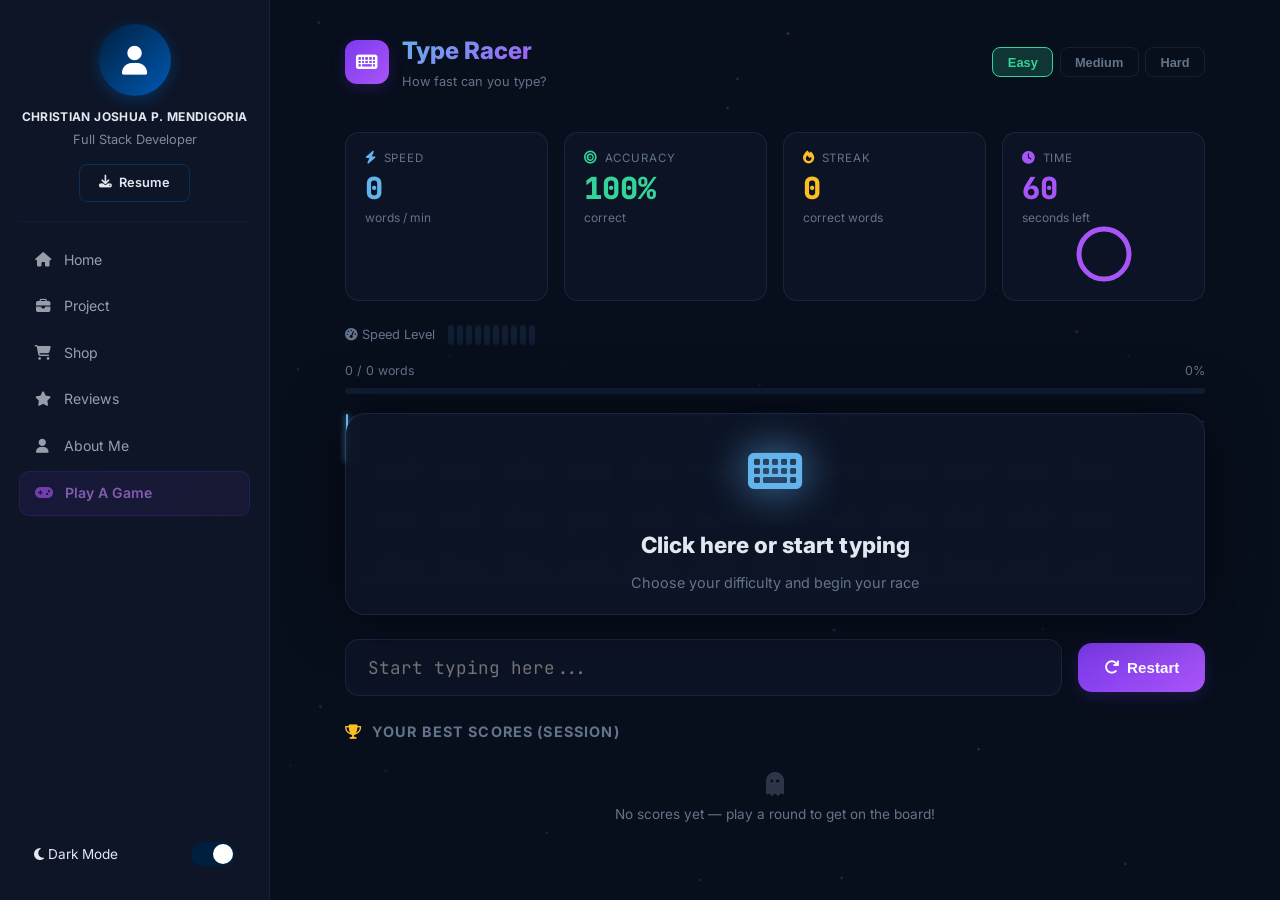
<file: 9) TypingGame.html>
<!DOCTYPE html>
<html lang="en">
<head>
    <meta charset="UTF-8">
    <meta name="viewport" content="width=device-width, initial-scale=1.0">
    <title>Type Racer | Speed Typing Game</title>
    <link rel="stylesheet" href="https://cdnjs.cloudflare.com/ajax/libs/font-awesome/6.4.0/css/all.min.css">
    <link href="https://fonts.googleapis.com/css2?family=Inter:wght@300;400;500;600;700;800;900&family=JetBrains+Mono:wght@400;500;700&display=swap" rel="stylesheet">
    <style>
        *, *::before, *::after { margin: 0; padding: 0; box-sizing: border-box; }

        /* ── SHARED / SIDEBAR VARIABLES ─────────── */
        :root {
            --blue: #0059b3;
            --blue-dark: #001f3f;
            --blue-mid: #003d7a;
            --sidebar-w: 270px;
            --transition: 0.3s ease;

            /* Game palette */
            --bg: #070b14;
            --surface: #0d1526;
            --surface2: #111d33;
            --border: rgba(99,179,237,0.12);
            --accent: #63b3ed;
            --accent2: #7c3aed;
            --accent3: #a855f7;
            --green: #34d399;
            --red: #f87171;
            --yellow: #fbbf24;
            --text: #e2e8f0;
            --text-dim: #64748b;
            --text-muted: #334155;
            --glow: rgba(99,179,237,0.15);
            --glow-purple: rgba(124,58,237,0.2);
        }

        html { scroll-behavior: smooth; }

        body {
            font-family: 'Inter', -apple-system, BlinkMacSystemFont, sans-serif;
            font-size: 15px;
            line-height: 1.6;
            min-height: 100vh;
            overflow-x: hidden;
        }

        body.dark-mode {
            background: #070e1c;
            color: #e2e8f0;
        }
        body.light-mode {
            background: #f0f4ff;
            color: #1a2340;
        }

        /* scrollbar */
        ::-webkit-scrollbar { width: 6px; height: 6px; }
        ::-webkit-scrollbar-track { background: transparent; }
        ::-webkit-scrollbar-thumb { background: rgba(0,89,179,0.3); border-radius: 3px; }
        ::-webkit-scrollbar-thumb:hover { background: rgba(0,89,179,0.5); }

        /* ── PAGE CONTAINER ─────────────────────── */
        .page-container {
            display: flex;
            min-height: 100vh;
        }

        /* ── SIDEBAR ─────────────────────────────── */
        .sidebar {
            width: var(--sidebar-w);
            flex-shrink: 0;
            position: fixed;
            top: 0; left: 0;
            height: 100vh;
            overflow-y: auto;
            padding: 1.5rem 1.2rem;
            transition: left var(--transition), background-color var(--transition);
            z-index: 100;
            display: flex;
            flex-direction: column;
            gap: 0.5rem;
        }
        .dark-mode .sidebar {
            background: #0d1526;
            border-right: 1px solid rgba(255,255,255,0.06);
        }
        .light-mode .sidebar {
            background: white;
            border-right: 1px solid rgba(0,0,0,0.08);
            box-shadow: 2px 0 20px rgba(0,0,0,0.06);
        }

        .profile { text-align: center; padding-bottom: 1.2rem; border-bottom: 1px solid rgba(0,89,179,0.15); margin-bottom: 0.5rem; }
        .profile-avatar {
            width: 72px; height: 72px; border-radius: 50%;
            background: linear-gradient(135deg, var(--blue-dark), var(--blue));
            display: flex; align-items: center; justify-content: center;
            font-size: 1.8rem; color: white; margin: 0 auto 0.8rem;
            box-shadow: 0 4px 16px rgba(0,89,179,0.4);
            overflow: hidden;
        }
        .profile-avatar img {
            width: 100%; height: 100%; object-fit: cover; border-radius: 50%; display: block;
        }
        .profile-name {
            font-size: 0.75rem; font-weight: 700; letter-spacing: 0.03em;
            text-transform: uppercase; line-height: 1.4; margin-bottom: 0.3rem;
        }
        .profile-role { font-size: 0.8rem; opacity: 0.55; margin-bottom: 0.8rem; }
        .resume-btn {
            display: inline-flex; align-items: center; gap: 0.4rem;
            padding: 0.5rem 1.2rem; border-radius: 8px; font-size: 0.8rem;
            font-weight: 600; text-decoration: none; border: 1px solid rgba(0,89,179,0.4);
            color: inherit; transition: all var(--transition); cursor: pointer; background: transparent;
        }
        .resume-btn:hover { background: rgba(0,89,179,0.12); transform: translateY(-1px); }

        .nav-list { list-style: none; display: flex; flex-direction: column; gap: 0.2rem; }
        .nav-link {
            display: flex; align-items: center; gap: 0.75rem;
            padding: 0.65rem 0.9rem; border-radius: 10px;
            text-decoration: none; color: inherit; font-size: 0.88rem;
            opacity: 0.65; transition: all var(--transition); cursor: pointer;
        }
        .nav-link:hover, .nav-link.active {
            opacity: 1; background: rgba(0,89,179,0.1);
            transform: translateX(4px);
        }
        .nav-link.active { color: var(--blue); font-weight: 600; }
        .dark-mode .nav-link.active { color: #60a5fa; background: rgba(96,165,250,0.1); }
        .nav-link i:first-child { width: 18px; text-align: center; font-size: 0.9rem; }
        .nav-link span { flex: 1; }
        .dropdown-arrow { font-size: 0.75rem; margin-left: auto; transition: transform var(--transition); }
        .has-dropdown.open .dropdown-arrow { transform: rotate(180deg); }

        .dropdown-list {
            list-style: none; max-height: 0; overflow: hidden;
            transition: max-height var(--transition); padding-left: 2.2rem;
        }
        .has-dropdown.open .dropdown-list { max-height: 120px; }
        .dropdown-link {
            display: flex; align-items: center; gap: 0.5rem;
            padding: 0.45rem 0.8rem; border-radius: 8px; text-decoration: none;
            color: inherit; font-size: 0.83rem; opacity: 0.6; transition: all var(--transition);
        }
        .dropdown-link:hover { opacity: 1; background: rgba(0,89,179,0.1); transform: translateX(3px); }
        .dropdown-link.active { opacity: 1; color: var(--blue); font-weight: 600; }

        .nav-link-game {
            background: linear-gradient(135deg, rgba(124,58,237,0.15), rgba(168,85,247,0.1));
            border: 1px solid rgba(124,58,237,0.25) !important;
        }
        .nav-link-game i { color: #a855f7 !important; }
        .nav-link-game.active,
        .nav-link-game:hover {
            background: linear-gradient(135deg, rgba(124,58,237,0.25), rgba(168,85,247,0.2)) !important;
            border-color: rgba(168,85,247,0.4) !important;
        }
        .nav-link-game span { color: #c084fc; font-weight: 600; }

        .mode-toggle {
            margin-top: auto; display: flex; align-items: center; justify-content: space-between;
            padding: 0.6rem 0.9rem; border-radius: 10px; cursor: pointer; font-size: 0.85rem;
            transition: background var(--transition);
        }
        .mode-toggle:hover { background: rgba(0,89,179,0.08); }
        .toggle-track {
            width: 44px; height: 24px; border-radius: 12px; background: #ccc;
            position: relative; transition: background var(--transition);
        }
        .toggle-track.on { background: var(--blue-dark); }
        .toggle-thumb {
            width: 20px; height: 20px; border-radius: 50%; background: white;
            position: absolute; top: 2px; left: 2px; transition: transform var(--transition);
        }
        .toggle-track.on .toggle-thumb { transform: translateX(20px); }

        /* ── MOBILE TOGGLE ─────────────────────── */
        .mobile-menu-toggle {
            display: none; position: fixed; top: 1rem; left: 1rem;
            width: 42px; height: 42px; border-radius: 10px;
            background: var(--blue); border: none; color: white;
            font-size: 1.1rem; cursor: pointer; z-index: 200;
            align-items: center; justify-content: center;
            box-shadow: 0 4px 12px rgba(0,89,179,0.4);
            transition: all var(--transition);
        }
        .mobile-menu-toggle:hover { transform: scale(1.08); }

        /* ── MAIN CONTENT ─────────────────────── */
        .main-content {
            flex: 1;
            margin-left: var(--sidebar-w);
            min-height: 100vh;
            overflow-x: hidden;
        }

        /* ── PARTICLE CANVAS ──────────────────── */
        #bgCanvas {
            position: fixed; inset: 0; z-index: 0; pointer-events: none;
            opacity: 0.5;
        }

        /* ── GAME WRAPPER ─────────────────────── */
        .game-wrapper {
            position: relative; z-index: 1;
            min-height: 100vh;
            display: flex; flex-direction: column;
            align-items: center;
            padding: 2rem 1.5rem;
        }

        /* ── GAME HEADER ──────────────────────── */
        .game-header {
            width: 100%; max-width: 860px;
            display: flex; align-items: center; justify-content: space-between;
            margin-bottom: 2.5rem;
            flex-wrap: wrap; gap: 1rem;
        }
        .game-title {
            display: flex; align-items: center; gap: 0.8rem;
        }
        .game-title-icon {
            width: 44px; height: 44px; border-radius: 12px;
            background: linear-gradient(135deg, var(--accent2), var(--accent3));
            display: flex; align-items: center; justify-content: center;
            font-size: 1.2rem; color: white;
            box-shadow: 0 4px 16px var(--glow-purple);
        }
        .game-title h1 {
            font-size: 1.5rem; font-weight: 800;
            background: linear-gradient(135deg, var(--accent), var(--accent3));
            -webkit-background-clip: text; -webkit-text-fill-color: transparent;
            background-clip: text;
        }
        .game-title p { font-size: 0.8rem; color: var(--text-dim); margin-top: 0.1rem; }

        .difficulty-select {
            display: flex; gap: 0.4rem;
        }
        .diff-btn {
            padding: 0.4rem 0.9rem; border-radius: 8px;
            font-size: 0.8rem; font-weight: 600; cursor: pointer;
            border: 1px solid var(--border); background: transparent;
            color: var(--text-dim); transition: all 0.25s;
        }
        .diff-btn.active, .diff-btn:hover { color: white; }
        .diff-btn[data-diff="easy"].active  { background: rgba(52,211,153,0.2); border-color: var(--green); color: var(--green); }
        .diff-btn[data-diff="medium"].active{ background: rgba(251,191,36,0.2); border-color: var(--yellow); color: var(--yellow); }
        .diff-btn[data-diff="hard"].active  { background: rgba(248,113,113,0.2); border-color: var(--red); color: var(--red); }

        /* ── STATS BAR ───────────────────────── */
        .stats-bar {
            width: 100%; max-width: 860px;
            display: grid; grid-template-columns: repeat(4, 1fr);
            gap: 1rem; margin-bottom: 1.5rem;
        }
        .stat-box {
            background: var(--surface); border: 1px solid var(--border);
            border-radius: 14px; padding: 1rem 1.2rem;
            display: flex; flex-direction: column; gap: 0.3rem;
            transition: all 0.3s;
        }
        .dark-mode .stat-box { background: rgba(13,21,38,0.85); }
        .light-mode .stat-box { background: white; border-color: rgba(0,0,0,0.08); box-shadow: 0 2px 10px rgba(0,0,0,0.06); }
        .stat-box:hover { border-color: rgba(99,179,237,0.25); }
        .stat-box-label {
            font-size: 0.72rem; text-transform: uppercase; letter-spacing: 0.08em;
            color: var(--text-dim); display: flex; align-items: center; gap: 0.4rem;
        }
        .stat-box-label i { font-size: 0.8rem; }
        .stat-box-val {
            font-size: 1.9rem; font-weight: 800; line-height: 1;
            font-family: 'JetBrains Mono', monospace;
        }
        .stat-box-unit { font-size: 0.75rem; color: var(--text-dim); }
        #wpmDisplay { color: var(--accent); }
        #accuracyDisplay { color: var(--green); }
        #streakDisplay { color: var(--yellow); }
        #timerDisplay { color: var(--accent3); }

        /* ── TIMER RING ──────────────────────── */
        .timer-ring-wrap {
            position: relative; width: 60px; height: 60px; margin: -0.5rem auto 0;
        }
        .timer-ring-svg { transform: rotate(-90deg); }
        .timer-ring-bg { fill: none; stroke: var(--surface2); stroke-width: 5; }
        .timer-ring-progress {
            fill: none; stroke: var(--accent3); stroke-width: 5;
            stroke-linecap: round;
            stroke-dasharray: 157;
            stroke-dashoffset: 0;
            transition: stroke-dashoffset 1s linear, stroke 0.5s;
        }

        /* ── PROGRESS BAR ────────────────────── */
        .progress-wrap {
            width: 100%; max-width: 860px;
            margin-bottom: 1.2rem;
        }
        .progress-label {
            display: flex; justify-content: space-between;
            font-size: 0.78rem; color: var(--text-dim); margin-bottom: 0.4rem;
        }
        .progress-track {
            height: 6px; border-radius: 3px;
            background: var(--surface2);
            overflow: hidden;
        }
        .light-mode .progress-track { background: rgba(0,0,0,0.1); }
        .progress-fill {
            height: 100%; border-radius: 3px;
            background: linear-gradient(90deg, var(--accent2), var(--accent));
            transition: width 0.3s ease;
            width: 0%;
            box-shadow: 0 0 8px var(--glow);
        }

        /* ── WORD DISPLAY ────────────────────── */
        .word-display-card {
            width: 100%; max-width: 860px;
            background: var(--surface); border: 1px solid var(--border);
            border-radius: 20px; padding: 2rem 2rem 1.5rem;
            margin-bottom: 1.5rem;
            position: relative;
            box-shadow: 0 0 60px rgba(0,0,0,0.5), inset 0 1px 0 rgba(255,255,255,0.05);
        }
        .dark-mode .word-display-card { background: rgba(13,21,38,0.9); }
        .light-mode .word-display-card { background: white; border-color: rgba(0,0,0,0.1); box-shadow: 0 4px 24px rgba(0,0,0,0.08); }
        .word-display-card::before {
            content: '';
            position: absolute; top: 0; left: 0; right: 0; height: 1px;
            background: linear-gradient(90deg, transparent, var(--accent), transparent);
            opacity: 0.4;
        }

        /* fade mask — top and bottom so clipped lines are hinted */
        .word-display-card::after {
            content: '';
            position: absolute; left: 0; right: 0; bottom: 1.5rem;
            height: 3rem; border-radius: 0 0 20px 20px;
            background: linear-gradient(to bottom, transparent, var(--surface));
            pointer-events: none; z-index: 2;
        }
        .dark-mode .word-display-card::after  { background: linear-gradient(to bottom, transparent, rgba(13,21,38,0.9)); }
        .light-mode .word-display-card::after { background: linear-gradient(to bottom, transparent, white); }

        #wordDisplay {
            font-family: 'JetBrains Mono', monospace;
            font-size: 1.4rem; line-height: 2.15;
            word-spacing: 0.5em;
            user-select: none;
            /* show exactly 3 lines — scrolled via JS, no visible scrollbar */
            height: calc(1.4rem * 2.15 * 3);
            overflow: hidden;
            position: relative;
        }

        /* hard mode: slightly smaller font so long words wrap less aggressively */
        body.hard-mode #wordDisplay {
            font-size: 1.15rem;
            line-height: 2.1;
            height: calc(1.15rem * 2.1 * 3);
            word-spacing: 0.4em;
        }
        .word-token {
            display: inline-block;
            position: relative;
            cursor: default;
        }
        .letter {
            display: inline-block;
            color: var(--text-muted);
            transition: color 0.08s, text-shadow 0.08s;
            position: relative;
        }
        .light-mode .letter { color: #94a3b8; }
        .letter.correct { color: var(--green); }
        .letter.wrong {
            color: var(--red);
            text-decoration: underline;
            text-decoration-color: rgba(248,113,113,0.5);
        }
        .letter.current { color: var(--text); }
        .light-mode .letter.current { color: #1a2340; }
        .letter.current::after {
            content: '';
            position: absolute; bottom: 0; left: 0;
            width: 100%; height: 2px;
            background: var(--accent);
            border-radius: 1px;
            animation: cursorBlink 0.6s ease-in-out infinite;
        }
        @keyframes cursorBlink {
            0%, 100% { opacity: 1; }
            50%       { opacity: 0; }
        }
        .word-token.word-correct .letter { color: var(--green); }
        .word-token.word-wrong   .letter { color: var(--red); }

        /* ── CARET ───────────────────────────── */
        #caret {
            position: absolute; width: 2px; height: 1.5em;
            background: var(--accent); border-radius: 1px;
            pointer-events: none; z-index: 10;
            transition: left 0.05s, top 0.05s;
            animation: caretBlink 0.6s ease-in-out infinite;
            box-shadow: 0 0 6px var(--accent);
        }
        @keyframes caretBlink {
            0%, 100% { opacity: 1; }
            50%       { opacity: 0; }
        }

        /* ── INPUT ZONE ──────────────────────── */
        .input-zone {
            width: 100%; max-width: 860px;
            display: flex; gap: 1rem; align-items: center;
            margin-bottom: 1.5rem;
        }
        #typingInput {
            flex: 1; padding: 1rem 1.4rem;
            background: var(--surface); border: 1px solid var(--border);
            border-radius: 14px; color: var(--text);
            font-family: 'JetBrains Mono', monospace; font-size: 1.1rem;
            outline: none; transition: all 0.3s;
            caret-color: var(--accent);
        }
        .dark-mode #typingInput { background: rgba(13,21,38,0.85); color: #e2e8f0; }
        .light-mode #typingInput { background: white; border-color: rgba(0,0,0,0.12); color: #1a2340; }
        #typingInput:focus {
            border-color: rgba(99,179,237,0.4);
            box-shadow: 0 0 0 3px rgba(99,179,237,0.1), 0 0 20px rgba(99,179,237,0.08);
        }
        #typingInput.shake {
            animation: shake 0.25s ease-in-out;
            border-color: var(--red);
            box-shadow: 0 0 0 3px rgba(248,113,113,0.15);
        }
        @keyframes shake {
            0%, 100% { transform: translateX(0); }
            25%       { transform: translateX(-5px); }
            75%       { transform: translateX(5px); }
        }
        .action-btn {
            padding: 1rem 1.6rem; border-radius: 14px;
            font-size: 0.95rem; font-weight: 700;
            cursor: pointer; border: none; transition: all 0.3s;
            display: flex; align-items: center; gap: 0.5rem;
            white-space: nowrap;
        }
        #restartBtn {
            background: linear-gradient(135deg, var(--accent2), var(--accent3));
            color: white;
            box-shadow: 0 4px 16px var(--glow-purple);
        }
        #restartBtn:hover { transform: translateY(-2px); box-shadow: 0 8px 24px var(--glow-purple); }

        /* ── RESULTS OVERLAY ─────────────────── */
        .results-overlay {
            position: fixed; inset: 0; z-index: 500;
            display: none; align-items: center; justify-content: center;
            background: rgba(7,11,20,0.85); backdrop-filter: blur(12px);
        }
        .results-overlay.show { display: flex; }
        .results-card {
            background: var(--surface); border: 1px solid var(--border);
            border-radius: 24px; padding: 2.5rem 3rem;
            max-width: 560px; width: 92%;
            text-align: center;
            animation: popInBig 0.4s cubic-bezier(0.34,1.56,0.64,1);
            box-shadow: 0 0 80px rgba(0,0,0,0.6), inset 0 1px 0 rgba(255,255,255,0.06);
        }
        .light-mode .results-card { background: white; }
        @keyframes popInBig {
            from { opacity: 0; transform: scale(0.8) translateY(20px); }
            to   { opacity: 1; transform: scale(1) translateY(0); }
        }
        .results-icon {
            width: 72px; height: 72px; border-radius: 20px;
            display: flex; align-items: center; justify-content: center;
            font-size: 2rem; margin: 0 auto 1.5rem;
        }
        .results-title {
            font-size: 1.8rem; font-weight: 900; margin-bottom: 0.3rem;
            background: linear-gradient(135deg, var(--accent), var(--accent3));
            -webkit-background-clip: text; -webkit-text-fill-color: transparent;
            background-clip: text;
        }
        .results-subtitle { font-size: 0.9rem; color: var(--text-dim); margin-bottom: 2rem; }
        .results-grid {
            display: grid; grid-template-columns: 1fr 1fr;
            gap: 1rem; margin-bottom: 2rem;
        }
        .results-stat {
            background: var(--surface2); border: 1px solid var(--border);
            border-radius: 14px; padding: 1.2rem;
        }
        .light-mode .results-stat { background: #f0f4ff; border-color: rgba(0,0,0,0.08); }
        .results-stat-label { font-size: 0.75rem; color: var(--text-dim); text-transform: uppercase; letter-spacing: 0.08em; margin-bottom: 0.4rem; }
        .results-stat-val { font-size: 2.2rem; font-weight: 800; font-family: 'JetBrains Mono', monospace; }
        .results-grade {
            display: inline-block; margin-bottom: 1.5rem;
            padding: 0.5rem 1.5rem; border-radius: 30px;
            font-size: 0.9rem; font-weight: 700;
        }
        .results-actions { display: flex; gap: 1rem; justify-content: center; flex-wrap: wrap; }
        .res-btn {
            padding: 0.8rem 2rem; border-radius: 12px;
            font-size: 0.9rem; font-weight: 700; cursor: pointer;
            border: none; transition: all 0.3s;
            display: inline-flex; align-items: center; gap: 0.5rem;
        }
        .res-btn-primary {
            background: linear-gradient(135deg, var(--accent2), var(--accent3));
            color: white; box-shadow: 0 4px 16px var(--glow-purple);
        }
        .res-btn-primary:hover { transform: translateY(-2px); box-shadow: 0 8px 24px var(--glow-purple); }
        .res-btn-secondary {
            background: var(--surface2); border: 1px solid var(--border);
            color: var(--text-dim);
        }
        .light-mode .res-btn-secondary { background: #f0f4ff; }
        .res-btn-secondary:hover { color: var(--text); border-color: rgba(99,179,237,0.3); }

        /* ── BEST WPM BADGE ──────────────────── */
        .best-badge {
            position: absolute; top: 1rem; right: 1rem;
            padding: 0.3rem 0.8rem; border-radius: 20px;
            font-size: 0.72rem; font-weight: 700;
            background: linear-gradient(135deg, rgba(251,191,36,0.15), rgba(251,191,36,0.05));
            border: 1px solid rgba(251,191,36,0.3);
            color: var(--yellow); opacity: 0;
            transition: opacity 0.4s;
            display: flex; align-items: center; gap: 0.3rem;
        }
        .best-badge.show { opacity: 1; }

        /* ── KEYSTROKE FEEDBACK ──────────────── */
        .keystroke-pop {
            position: fixed; pointer-events: none; z-index: 200;
            font-family: 'JetBrains Mono', monospace;
            font-size: 1.2rem; font-weight: 700;
            animation: keystrokeFade 0.4s ease-out forwards;
        }
        @keyframes keystrokeFade {
            from { opacity: 0.9; transform: translateY(0) scale(1.2); }
            to   { opacity: 0; transform: translateY(-28px) scale(0.9); }
        }

        /* ── COMBO INDICATOR ─────────────────── */
        .combo-indicator {
            position: fixed; top: 50%; left: 50%;
            transform: translate(-50%, -50%);
            pointer-events: none; z-index: 300;
            text-align: center; opacity: 0;
        }
        .combo-indicator.show {
            animation: comboPop 0.6s ease-out forwards;
        }
        @keyframes comboPop {
            0%   { opacity: 0; transform: translate(-50%,-50%) scale(0.5); }
            30%  { opacity: 1; transform: translate(-50%,-50%) scale(1.2); }
            70%  { opacity: 1; transform: translate(-50%,-50%) scale(1); }
            100% { opacity: 0; transform: translate(-50%,-60%) scale(0.9); }
        }
        .combo-text {
            font-size: 2.5rem; font-weight: 900;
            background: linear-gradient(135deg, var(--yellow), #f97316);
            -webkit-background-clip: text; -webkit-text-fill-color: transparent;
            background-clip: text;
            filter: drop-shadow(0 0 20px rgba(251,191,36,0.5));
        }
        .combo-sub { font-size: 0.9rem; color: var(--yellow); margin-top: -0.3rem; }

        /* ── LEADERBOARD ─────────────────────── */
        .leaderboard-section {
            width: 100%; max-width: 860px;
        }
        .lb-header {
            display: flex; align-items: center; gap: 0.6rem;
            font-size: 0.9rem; font-weight: 700; color: var(--text-dim);
            text-transform: uppercase; letter-spacing: 0.08em;
            margin-bottom: 0.8rem;
        }
        .lb-header i { color: var(--yellow); }
        .lb-list { display: flex; flex-direction: column; gap: 0.5rem; }
        .lb-entry {
            background: var(--surface); border: 1px solid var(--border);
            border-radius: 12px; padding: 0.8rem 1.2rem;
            display: flex; align-items: center; gap: 1rem;
            transition: all 0.3s;
        }
        .dark-mode .lb-entry { background: rgba(13,21,38,0.85); }
        .light-mode .lb-entry { background: white; border-color: rgba(0,0,0,0.08); }
        .lb-entry:hover { border-color: rgba(99,179,237,0.2); transform: translateX(4px); }
        .lb-rank {
            width: 28px; height: 28px; border-radius: 8px;
            display: flex; align-items: center; justify-content: center;
            font-size: 0.8rem; font-weight: 800;
            background: var(--surface2); color: var(--text-dim);
            flex-shrink: 0;
        }
        .light-mode .lb-rank { background: #f0f4ff; }
        .lb-rank.gold   { background: rgba(251,191,36,0.15); color: var(--yellow); }
        .lb-rank.silver { background: rgba(148,163,184,0.15); color: #94a3b8; }
        .lb-rank.bronze { background: rgba(180,83,9,0.15); color: #b45309; }
        .lb-info { flex: 1; }
        .lb-wpm { font-family: 'JetBrains Mono', monospace; font-size: 1.1rem; font-weight: 700; color: var(--accent); }
        .lb-meta { font-size: 0.75rem; color: var(--text-dim); margin-top: 0.1rem; }
        .lb-acc { font-size: 0.85rem; color: var(--green); font-weight: 600; margin-left: auto; }
        .lb-diff-badge {
            padding: 0.2rem 0.6rem; border-radius: 6px;
            font-size: 0.7rem; font-weight: 700;
        }

        /* ── START OVERLAY ───────────────────── */
        .start-overlay {
            position: absolute; inset: 0; z-index: 100;
            display: flex; align-items: center; justify-content: center;
            background: rgba(13,21,38,0.9); backdrop-filter: blur(4px);
            border-radius: 20px; cursor: pointer;
            transition: opacity 0.3s;
        }
        .light-mode .start-overlay { background: rgba(240,244,255,0.92); }
        .start-overlay.hidden { opacity: 0; pointer-events: none; }
        .start-prompt { text-align: center; }
        .start-prompt .big-icon {
            font-size: 3rem; margin-bottom: 1rem;
            color: var(--accent); filter: drop-shadow(0 0 20px var(--accent));
        }
        .start-prompt h2 { font-size: 1.4rem; font-weight: 800; margin-bottom: 0.5rem; }
        .start-prompt p { font-size: 0.9rem; color: var(--text-dim); }

        /* ── SPEED LEVEL ─────────────────────── */
        .speed-level {
            width: 100%; max-width: 860px;
            display: flex; align-items: center; gap: 0.8rem;
            margin-bottom: 1rem;
        }
        .speed-label { font-size: 0.8rem; color: var(--text-dim); white-space: nowrap; }
        .speed-bars { display: flex; gap: 3px; }
        .speed-bar {
            width: 6px; height: 20px; border-radius: 3px;
            background: var(--surface2);
            transition: background 0.3s, height 0.3s;
        }
        .light-mode .speed-bar { background: rgba(0,0,0,0.1); }
        .speed-bar.lit { background: var(--accent); }

        /* ── ANIMATIONS ──────────────────────── */
        @keyframes fadeInUp {
            from { opacity: 0; transform: translateY(28px); }
            to   { opacity: 1; transform: translateY(0); }
        }

        /* ── RESPONSIVE ──────────────────────── */
        @media (max-width: 1100px) {
            .mobile-menu-toggle { display: flex; }
            .sidebar { left: calc(-1 * var(--sidebar-w)); box-shadow: none; }
            .sidebar.open { left: 0; box-shadow: 4px 0 20px rgba(0,0,0,0.3); }
            .main-content { margin-left: 0; }
        }
        @media (max-width: 768px) {
            .game-wrapper { padding: 1.5rem 1rem; }
            .stats-bar { grid-template-columns: repeat(2, 1fr); }
            .game-header { flex-wrap: wrap; gap: 1rem; }
            #wordDisplay { font-size: 1.1rem; }
            .results-grid { grid-template-columns: 1fr; }
            .results-card { padding: 1.8rem; }
        }
        @media (max-width: 480px) {
            .main-content { padding: 1rem; }
            .stats-bar { grid-template-columns: repeat(2, 1fr); }
        }
    </style>
</head>
<body class="dark-mode">

<canvas id="bgCanvas"></canvas>

<div class="results-overlay" id="resultsOverlay">
    <div class="results-card">
        <div class="results-icon" id="resultsIcon"></div>
        <div class="results-title" id="resultsTitle">Round Complete!</div>
        <div class="results-subtitle" id="resultsSubtitle"></div>
        <div class="results-grade" id="resultsGrade"></div>
        <div class="results-grid">
            <div class="results-stat">
                <div class="results-stat-label"><i class="fas fa-bolt"></i> WPM</div>
                <div class="results-stat-val" id="resWpm" style="color:var(--accent)">0</div>
            </div>
            <div class="results-stat">
                <div class="results-stat-label"><i class="fas fa-bullseye"></i> Accuracy</div>
                <div class="results-stat-val" id="resAcc" style="color:var(--green)">0%</div>
            </div>
            <div class="results-stat">
                <div class="results-stat-label"><i class="fas fa-fire"></i> Best Streak</div>
                <div class="results-stat-val" id="resStreak" style="color:var(--yellow)">0</div>
            </div>
            <div class="results-stat">
                <div class="results-stat-label"><i class="fas fa-keyboard"></i> Chars Typed</div>
                <div class="results-stat-val" id="resChars" style="color:var(--accent3)">0</div>
            </div>
        </div>
        <div class="results-actions">
            <button class="res-btn res-btn-primary" onclick="restartGame()"><i class="fas fa-redo"></i> Play Again</button>
            <button class="res-btn res-btn-secondary" onclick="closeResults()"><i class="fas fa-times"></i> Close</button>
        </div>
    </div>
</div>

<div class="combo-indicator" id="comboIndicator">
    <div class="combo-text" id="comboText"></div>
    <div class="combo-sub" id="comboSub"></div>
</div>

<button class="mobile-menu-toggle" id="mobileMenuToggle" onclick="toggleMobileMenu()">
    <i class="fas fa-bars"></i>
</button>

<div class="page-container">
    <aside class="sidebar" id="sidebar">
        <div class="profile">
            <div class="profile-avatar"><i class="fas fa-user"></i></div>
            <div class="profile-name">CHRISTIAN JOSHUA P. MENDIGORIA</div>
            <div class="profile-role">Full Stack Developer</div>
            <a href="#" class="resume-btn" onclick="downloadResume(event)"><i class="fas fa-download"></i> Resume</a>
        </div>
        <nav>
            <ul class="nav-list">
                <li><a href="index.html" class="nav-link"><i class="fas fa-home"></i><span>Home</span></a></li>
                <li><a href="2) ClientProject.html" class="nav-link"><i class="fas fa-briefcase"></i><span>Project</span></a></li>
                <li><a href="6) Shop.html" class="nav-link"><i class="fas fa-shopping-cart"></i><span>Shop</span></a></li>
                <li><a href="7) Reviews.html" class="nav-link"><i class="fas fa-star"></i><span>Reviews</span></a></li>
                <li><a href="8) AboutMe.html" class="nav-link "><i class="fas fa-user"></i><span>About Me</span></a></li>
                <li><a href="9) TypingGame.html" class="nav-link nav-link-game"><i class="fas fa-gamepad"></i><span>Play A Game</span></a></li>
            </ul>
        </nav>
        <div class="mode-toggle" onclick="toggleMode()">
            <span><i class="fas fa-moon" id="modeIcon"></i> <span id="modeLabel">Dark Mode</span></span>
            <div class="toggle-track" id="toggleTrack"><div class="toggle-thumb"></div></div>
        </div>
    </aside>

    <main class="main-content">
        <div class="game-wrapper">
            <div class="game-header">
                <div class="game-title">
                    <div class="game-title-icon"><i class="fas fa-keyboard"></i></div>
                    <div>
                        <h1>Type Racer</h1>
                        <p>How fast can you type?</p>
                    </div>
                </div>
                <div class="difficulty-select">
                    <button class="diff-btn active" data-diff="easy" onclick="setDifficulty('easy')">Easy</button>
                    <button class="diff-btn" data-diff="medium" onclick="setDifficulty('medium')">Medium</button>
                    <button class="diff-btn" data-diff="hard" onclick="setDifficulty('hard')">Hard</button>
                </div>
            </div>

            <div class="stats-bar">
                <div class="stat-box">
                    <div class="stat-box-label"><i class="fas fa-bolt" style="color:var(--accent)"></i> Speed</div>
                    <div class="stat-box-val" id="wpmDisplay">0</div>
                    <div class="stat-box-unit">words / min</div>
                </div>
                <div class="stat-box">
                    <div class="stat-box-label"><i class="fas fa-bullseye" style="color:var(--green)"></i> Accuracy</div>
                    <div class="stat-box-val" id="accuracyDisplay">100%</div>
                    <div class="stat-box-unit">correct</div>
                </div>
                <div class="stat-box">
                    <div class="stat-box-label"><i class="fas fa-fire" style="color:var(--yellow)"></i> Streak</div>
                    <div class="stat-box-val" id="streakDisplay">0</div>
                    <div class="stat-box-unit">correct words</div>
                </div>
                <div class="stat-box" style="position:relative;">
                    <div class="stat-box-label"><i class="fas fa-clock" style="color:var(--accent3)"></i> Time</div>
                    <div class="stat-box-val" id="timerDisplay">60</div>
                    <div class="stat-box-unit">seconds left</div>
                    <div class="best-badge" id="bestBadge"><i class="fas fa-crown"></i> New Best!</div>
                </div>
            </div>

            <div class="speed-level">
                <span class="speed-label"><i class="fas fa-tachometer-alt"></i> Speed Level</span>
                <div class="speed-bars" id="speedBars">
                    <div class="speed-bar"></div>
                    <div class="speed-bar"></div>
                    <div class="speed-bar"></div>
                    <div class="speed-bar"></div>
                    <div class="speed-bar"></div>
                    <div class="speed-bar"></div>
                    <div class="speed-bar"></div>
                    <div class="speed-bar"></div>
                    <div class="speed-bar"></div>
                    <div class="speed-bar"></div>
                </div>
            </div>

            <div class="progress-wrap">
                <div class="progress-label">
                    <span id="progressLabel">0 / 0 words</span>
                    <span id="progressPct">0%</span>
                </div>
                <div class="progress-track">
                    <div class="progress-fill" id="progressFill"></div>
                </div>
            </div>

            <div class="word-display-card">
                <div class="start-overlay" id="startOverlay" onclick="startGame()">
                    <div class="start-prompt">
                        <div class="big-icon"><i class="fas fa-keyboard"></i></div>
                        <h2>Click here or start typing</h2>
                        <p>Choose your difficulty and begin your race</p>
                    </div>
                </div>
                <div id="caret"></div>
                <div id="wordDisplay"></div>
            </div>

            <div class="input-zone">
                <input type="text" id="typingInput" placeholder="Start typing here..." autocomplete="off" autocorrect="off" autocapitalize="off" spellcheck="false" disabled>
                <button class="action-btn" id="restartBtn" onclick="restartGame()"><i class="fas fa-redo"></i> Restart</button>
            </div>

            <div class="leaderboard-section">
                <div class="lb-header"><i class="fas fa-trophy"></i> Your Best Scores (Session)</div>
                <div class="lb-list" id="leaderboard">
                    <div style="color:var(--text-dim);font-size:0.85rem;padding:1rem;text-align:center;">
                        <i class="fas fa-ghost" style="font-size:1.5rem;display:block;margin-bottom:0.5rem;opacity:0.4;"></i>
                        No scores yet — play a round to get on the board!
                    </div>
                </div>
            </div>
        </div>
    </main>
</div>

<script>
// ── SIDEBAR FUNCTIONS ─────────────────────────────────────────────────────────
(function () {
    const saved = localStorage.getItem('portfolioMode') || 'dark';
    document.body.className = saved + '-mode';
    const track = document.getElementById('toggleTrack');
    const icon  = document.getElementById('modeIcon');
    const label = document.getElementById('modeLabel');
    if (track && saved === 'dark') track.classList.add('on');
    if (icon)  icon.className  = saved === 'dark' ? 'fas fa-moon' : 'fas fa-sun';
    if (label) label.textContent = saved === 'dark' ? 'Dark Mode' : 'Light Mode';
})();

function toggleMode() {
    const isDark = document.body.classList.contains('dark-mode');
    const next   = isDark ? 'light' : 'dark';
    document.body.classList.remove('dark-mode', 'light-mode');
    document.body.classList.add(next + '-mode');
    localStorage.setItem('portfolioMode', next);
    const track = document.getElementById('toggleTrack');
    const icon  = document.getElementById('modeIcon');
    const label = document.getElementById('modeLabel');
    if (track) track.classList.toggle('on', next === 'dark');
    if (icon)  icon.className  = next === 'dark' ? 'fas fa-moon' : 'fas fa-sun';
    if (label) label.textContent = next === 'dark' ? 'Dark Mode' : 'Light Mode';
}

function toggleMobileMenu() {
    const sidebar = document.getElementById('sidebar');
    const btn     = document.getElementById('mobileMenuToggle');
    sidebar.classList.toggle('open');
    const icon = btn.querySelector('i');
    icon.className = sidebar.classList.contains('open') ? 'fas fa-times' : 'fas fa-bars';
}

function toggleDropdown(e) {
    e.preventDefault();
    e.currentTarget.closest('.has-dropdown').classList.toggle('open');
}

function downloadResume(e) {
    e.preventDefault();
    alert('Resume download will be available soon!');
}

document.addEventListener('click', function (e) {
    const sidebar = document.getElementById('sidebar');
    const toggle  = document.getElementById('mobileMenuToggle');
    if (sidebar && sidebar.classList.contains('open') &&
        !sidebar.contains(e.target) && toggle && !toggle.contains(e.target)) {
        sidebar.classList.remove('open');
        const icon = toggle.querySelector('i');
        if (icon) icon.className = 'fas fa-bars';
    }
});

// ── WORD BANKS ────────────────────────────────────────────────────────────────
const wordBanks = {
    easy: [
        'the','and','for','are','but','not','you','all','any','can','had','her',
        'was','one','our','out','day','get','has','him','his','how','man','new',
        'now','old','see','two','way','who','boy','did','its','let','put','say',
        'she','too','use','set','run','cat','dog','big','hot','red','fun','cup',
        'sun','sky','yes','top','end','key','map','net','pen','row','sit','ten',
        'use','win','zip','art','bat','bit','box','bus','cut','dot','egg','eat'
    ],
    medium: [
        'about','after','again','along','being','below','build','carry','cause',
        'chain','chair','check','class','close','color','comes','could','crash',
        'daily','dance','debug','doing','enter','every','first','focus','found',
        'front','given','going','great','group','happy','heart','heavy','house',
        'human','image','index','inner','input','issue','large','later','layer',
        'learn','leave','light','limit','local','logic','loops','lower','match',
        'means','media','merge','might','model','money','month','music','never',
        'night','often','order','other','parse','place','plain','plans','power',
        'press','print','query','quite','raise','range','reach','react','ready',
        'right','round','route','scale','score','sense','serve','setup','since',
        'skill','smart','solve','speed','split','stack','stage','start','state',
        'store','style','table','their','theme','there','thing','think','those',
        'three','throw','title','token','topic','total','touch','track','trial',
        'truth','twice','types','under','union','until','users','value','video',
        'views','visit','voice','watch','water','where','while','whole','write',
        'wrong','young','yours','block','bound','break','bring','catch','chart'
    ],
    hard: [
        'acknowledge','administration','approximately','authentication','authorization',
        'circumstances','collaboration','communication','comprehension','configuration',
        'continuously','contribution','demonstration','dependencies','development',
        'documentation','efficiently','encapsulation','environmental','establishment',
        'functionality','fundamentally','implementation','independently','infrastructure',
        'instantiation','investigation','javascript','manipulation','manufacturer',
        'methodology','particularly','performance','perspective','polymorphism',
        'practically','prerequisites','programming','significantly','sophisticated',
        'specifically','specifications','straightforward','subsequently','systematically',
        'technologies','terminology','transformation','troubleshooting','understanding',
        'unprecedented','vulnerability','architecture','asynchronous','blockchain',
        'cryptography','decentralized','encapsulate','initialization','interoperability',
        'microservices','optimization','orchestration','parallelization','refactoring',
        'scalability','serialization','synchronization','virtualization','abstraction',
        'concatenation','containerization','deserialization','internationalization',
        'multithreading','normalization','objectoriented','parameterization','prototype'
    ]
};

// ── GAME STATE ────────────────────────────────────────────────────────────────
const GAME_DURATION = { easy: 60, medium: 60, hard: 45 };
let state = {
    difficulty: 'easy',
    words: [], tokens: [],
    currentWordIdx: 0,
    correctChars: 0, wrongChars: 0,
    correctWords: 0, wrongWords: 0,
    streak: 0, bestStreak: 0,
    timerMax: 60, timeLeft: 60,
    started: false, finished: false,
    timerInterval: null,
    wpm: 0,
};
let leaderboard = [];
let bestWpm = 0;

// ── BACKGROUND PARTICLES ──────────────────────────────────────────────────────
(function() {
    const canvas = document.getElementById('bgCanvas');
    const ctx    = canvas.getContext('2d');
    let particles = [];
    function resize() { canvas.width = window.innerWidth; canvas.height = window.innerHeight; }
    resize();
    window.addEventListener('resize', resize);
    for (let i = 0; i < 70; i++) {
        particles.push({
            x: Math.random() * canvas.width, y: Math.random() * canvas.height,
            r: Math.random() * 1.5 + 0.3,
            vx: (Math.random() - 0.5) * 0.3, vy: (Math.random() - 0.5) * 0.3,
            alpha: Math.random() * 0.5 + 0.1,
            color: Math.random() > 0.5 ? '99,179,237' : '168,85,247'
        });
    }
    function drawParticles() {
        ctx.clearRect(0, 0, canvas.width, canvas.height);
        particles.forEach(p => {
            ctx.beginPath();
            ctx.arc(p.x, p.y, p.r, 0, Math.PI * 2);
            ctx.fillStyle = `rgba(${p.color},${p.alpha})`;
            ctx.fill();
            p.x += p.vx; p.y += p.vy;
            if (p.x < 0) p.x = canvas.width;
            if (p.x > canvas.width) p.x = 0;
            if (p.y < 0) p.y = canvas.height;
            if (p.y > canvas.height) p.y = 0;
        });
        requestAnimationFrame(drawParticles);
    }
    drawParticles();
})();

// ── GENERATE WORDS ────────────────────────────────────────────────────────────
function generateWordList(count) {
    count = count || 60;
    const bank   = wordBanks[state.difficulty];
    const result = [];
    for (let i = 0; i < count; i++) {
        result.push(bank[Math.floor(Math.random() * bank.length)]);
    }
    return result;
}

// ── RENDER WORD DISPLAY ───────────────────────────────────────────────────────
function renderWords() {
    const display = document.getElementById('wordDisplay');
    display.innerHTML = '';
    state.tokens = [];

    state.words.forEach(function(word, wi) {
        const tokenEl   = document.createElement('span');
        tokenEl.className  = 'word-token';
        tokenEl.dataset.idx = wi;

        const letterEls = [];
        for (let li = 0; li < word.length; li++) {
            const span = document.createElement('span');
            span.className  = 'letter';
            span.textContent = word[li];
            tokenEl.appendChild(span);
            letterEls.push(span);
        }

        display.appendChild(tokenEl);
        display.appendChild(document.createTextNode(' '));
        state.tokens.push({ el: tokenEl, letters: letterEls, word: word });
    });

    highlightCurrentLetter(0);
}

function highlightCurrentLetter(letterIdx) {
    const token = state.tokens[state.currentWordIdx];
    if (!token) return;
    token.letters.forEach(function(l, i) {
        l.classList.remove('current');
        if (i === letterIdx && state.started) l.classList.add('current');
    });
    moveCaret(letterIdx);
}

function moveCaret(letterIdx) {
    const token   = state.tokens[state.currentWordIdx];
    if (!token) return;
    const caret   = document.getElementById('caret');
    const display = document.getElementById('wordDisplay');

    let targetEl = token.letters[letterIdx] || token.letters[token.letters.length - 1];
    if (!targetEl) return;

    // Use offsetTop/offsetLeft relative to #wordDisplay, then subtract scrollTop
    const left = targetEl.offsetLeft + token.el.offsetLeft +
                 (letterIdx >= token.letters.length ? targetEl.offsetWidth : 0);
    const top  = token.el.offsetTop - display.scrollTop;

    caret.style.left   = left + 'px';
    caret.style.top    = top  + 'px';
    caret.style.height = targetEl.offsetHeight + 'px';
}

// ── START / RESTART ───────────────────────────────────────────────────────────
function startGame() {
    document.getElementById('startOverlay').classList.add('hidden');
    document.getElementById('typingInput').disabled = false;
    document.getElementById('typingInput').focus();

    state.started        = true;
    state.finished       = false;
    state.timerMax       = GAME_DURATION[state.difficulty];
    state.timeLeft       = state.timerMax;
    state.currentWordIdx = 0;
    state.correctChars   = 0; state.wrongChars  = 0;
    state.correctWords   = 0; state.wrongWords  = 0;
    state.streak         = 0; state.bestStreak  = 0;
    state.wpm            = 0;

    updateTimerRing(state.timerMax, state.timerMax);
    updateTimerDisplay();
    document.getElementById('wpmDisplay').textContent      = '0';
    document.getElementById('accuracyDisplay').textContent = '100%';
    document.getElementById('streakDisplay').textContent   = '0';
    document.getElementById('bestBadge').classList.remove('show');

    clearInterval(state.timerInterval);
    state.timerInterval = setInterval(tick, 1000);

    renderWords();
    scrollToCurrentWord();
    updateProgress();
    updateSpeedBars(0);
}

function restartGame() {
    clearInterval(state.timerInterval);
    document.getElementById('resultsOverlay').classList.remove('show');
    document.getElementById('typingInput').value = '';
    document.getElementById('typingInput').classList.remove('shake');

    state.words          = generateWordList(80);
    state.started        = false;
    state.finished       = false;
    state.currentWordIdx = 0;
    state.correctChars   = 0; state.wrongChars  = 0;
    state.correctWords   = 0; state.wrongWords  = 0;
    state.streak         = 0; state.bestStreak  = 0;
    state.wpm            = 0;

    document.getElementById('wpmDisplay').textContent      = '0';
    document.getElementById('accuracyDisplay').textContent = '100%';
    document.getElementById('streakDisplay').textContent   = '0';
    document.getElementById('timerDisplay').textContent    = GAME_DURATION[state.difficulty];
    document.getElementById('bestBadge').classList.remove('show');
    document.getElementById('typingInput').disabled        = true;
    document.getElementById('typingInput').placeholder     = 'Start typing here...';

    updateTimerRing(GAME_DURATION[state.difficulty], GAME_DURATION[state.difficulty]);
    updateSpeedBars(0);
    updateProgress();

    renderWords();
    document.getElementById('startOverlay').classList.remove('hidden');
}

// ── TIMER ─────────────────────────────────────────────────────────────────────
function tick() {
    if (!state.started || state.finished) return;
    state.timeLeft--;
    updateTimerDisplay();
    updateTimerRing(state.timeLeft, state.timerMax);

    const elapsed = (state.timerMax - state.timeLeft) / 60;
    if (elapsed > 0) {
        state.wpm = Math.round(state.correctWords / elapsed);
        document.getElementById('wpmDisplay').textContent = state.wpm;
        updateSpeedBars(state.wpm);
    }

    if (state.timeLeft <= 0) { endGame(); }
}

function updateTimerDisplay() {
    const el = document.getElementById('timerDisplay');
    el.textContent = state.timeLeft;
    if (state.timeLeft <= 10)      el.style.color = 'var(--red)';
    else if (state.timeLeft <= 20) el.style.color = 'var(--yellow)';
    else                           el.style.color = 'var(--accent3)';
}

function updateTimerRing(current, max) {
    const circumference = 157;
    const offset = circumference - (current / max) * circumference;
    const ring   = document.querySelector('.timer-ring-progress');
    if (!ring) return;
    ring.style.strokeDashoffset = offset;
    if (current <= 10)      ring.style.stroke = 'var(--red)';
    else if (current <= 20) ring.style.stroke = 'var(--yellow)';
    else                    ring.style.stroke = 'var(--accent3)';
}

// ── TYPING INPUT ──────────────────────────────────────────────────────────────
document.getElementById('typingInput').addEventListener('keydown', function(e) {
    if (state.finished) return;
    if (!state.started) { startGame(); return; }
    if (e.key === 'Tab') { e.preventDefault(); return; }
});

document.getElementById('typingInput').addEventListener('input', function() {
    if (!state.started || state.finished) return;
    const input       = this.value;
    const currentWord = state.words[state.currentWordIdx];

    if (input.endsWith(' ')) {
        submitWord(input.trim());
        this.value = '';
        return;
    }

    const token = state.tokens[state.currentWordIdx];
    if (!token) return;

    token.letters.forEach(function(letterEl, i) {
        letterEl.classList.remove('correct', 'wrong', 'current');
        if (i < input.length) {
            letterEl.classList.add(input[i] === currentWord[i] ? 'correct' : 'wrong');
        }
    });

    highlightCurrentLetter(input.length);
    updateAccuracy();
});

function submitWord(typed) {
    const currentWord = state.words[state.currentWordIdx];
    const token       = state.tokens[state.currentWordIdx];

    if (typed === currentWord) {
        token.el.classList.add('word-correct');
        state.correctWords++;
        state.correctChars += currentWord.length + 1;
        state.streak++;
        if (state.streak > state.bestStreak) state.bestStreak = state.streak;
        checkCombo();
        spawnKeystrokePop(true);
    } else {
        token.el.classList.add('word-wrong');
        token.letters.forEach(function(l, i) {
            l.classList.remove('correct', 'wrong');
            if (i < typed.length) {
                l.classList.add(typed[i] === currentWord[i] ? 'correct' : 'wrong');
            }
        });
        state.wrongWords++;
        state.wrongChars += typed.length;
        state.streak = 0;
        shakeInput();
        spawnKeystrokePop(false);
    }

    document.getElementById('streakDisplay').textContent = state.streak;
    state.currentWordIdx++;
    updateAccuracy();
    updateProgress();
    scrollToCurrentWord();

    if (state.currentWordIdx >= state.words.length) { extendWordList(); }
    highlightCurrentLetter(0);
}

function extendWordList() {
    const extra   = generateWordList(40);
    const display = document.getElementById('wordDisplay');
    extra.forEach(function(word) {
        state.words.push(word);
        const tokenEl   = document.createElement('span');
        tokenEl.className = 'word-token';
        const letterEls = [];
        for (let li = 0; li < word.length; li++) {
            const span = document.createElement('span');
            span.className   = 'letter';
            span.textContent = word[li];
            tokenEl.appendChild(span);
            letterEls.push(span);
        }
        display.appendChild(tokenEl);
        display.appendChild(document.createTextNode(' '));
        state.tokens.push({ el: tokenEl, letters: letterEls, word: word });
    });
}

function scrollToCurrentWord() {
    const token   = state.tokens[state.currentWordIdx];
    if (!token) return;
    const display = document.getElementById('wordDisplay');
    // Scroll so the line containing the current word is at the top of the visible area
    const targetTop = token.el.offsetTop;
    display.scrollTop = targetTop;
}

// ── ACCURACY ──────────────────────────────────────────────────────────────────
function updateAccuracy() {
    const total = state.correctWords + state.wrongWords;
    const acc   = total === 0 ? 100 : Math.round((state.correctWords / total) * 100);
    const el    = document.getElementById('accuracyDisplay');
    el.textContent = acc + '%';
    if (acc >= 95)      el.style.color = 'var(--green)';
    else if (acc >= 85) el.style.color = 'var(--yellow)';
    else                el.style.color = 'var(--red)';
}

// ── PROGRESS ──────────────────────────────────────────────────────────────────
function updateProgress() {
    const total = state.words.length;
    const done  = state.currentWordIdx;
    const pct   = Math.min(100, Math.round((done / Math.max(total, 1)) * 100));
    document.getElementById('progressFill').style.width   = pct + '%';
    document.getElementById('progressLabel').textContent  = done + ' / ' + total + ' words';
    document.getElementById('progressPct').textContent    = pct + '%';
}

// ── SPEED BARS ────────────────────────────────────────────────────────────────
function updateSpeedBars(wpm) {
    const bars       = document.querySelectorAll('.speed-bar');
    const thresholds = { easy: 60, medium: 80, hard: 100 };
    const maxWpm     = thresholds[state.difficulty] * 1.5;
    const litCount   = Math.min(bars.length, Math.floor((wpm / maxWpm) * bars.length));
    bars.forEach(function(b, i) {
        b.classList.toggle('lit', i < litCount);
    });
}

// ── COMBO EFFECT ──────────────────────────────────────────────────────────────
function checkCombo() {
    const combos = [
        { at: 5,  text: 'Nice!',        sub: '5 word streak'  },
        { at: 10, text: 'On Fire!',     sub: '10 word streak' },
        { at: 15, text: 'Blazing!',     sub: '15 word streak' },
        { at: 20, text: 'Unstoppable!', sub: '20 word streak' },
        { at: 30, text: 'GODLIKE!',     sub: '30 word streak' },
    ];
    const match = combos.find(function(c) { return state.streak === c.at; });
    if (!match) return;

    const el = document.getElementById('comboIndicator');
    document.getElementById('comboText').textContent = match.text;
    document.getElementById('comboSub').textContent  = match.sub;
    el.classList.remove('show');
    void el.offsetWidth;
    el.classList.add('show');
    setTimeout(function() { el.classList.remove('show'); }, 700);
}

// ── KEYSTROKE POP ─────────────────────────────────────────────────────────────
function spawnKeystrokePop(correct) {
    const pop = document.createElement('div');
    pop.className   = 'keystroke-pop';
    pop.textContent = correct ? '+1' : '✗';
    pop.style.color = correct ? 'var(--green)' : 'var(--red)';
    const inp = document.getElementById('typingInput');
    const r   = inp.getBoundingClientRect();
    pop.style.left = (r.left + Math.random() * r.width) + 'px';
    pop.style.top  = (r.top - 10) + 'px';
    document.body.appendChild(pop);
    setTimeout(function() { pop.remove(); }, 450);
}

function shakeInput() {
    const inp = document.getElementById('typingInput');
    inp.classList.remove('shake');
    void inp.offsetWidth;
    inp.classList.add('shake');
    setTimeout(function() { inp.classList.remove('shake'); }, 300);
}

// ── END GAME ──────────────────────────────────────────────────────────────────
function endGame() {
    clearInterval(state.timerInterval);
    state.finished = true;
    state.started  = false;

    const elapsed    = state.timerMax / 60;
    const finalWpm   = Math.round(state.correctWords / elapsed);
    const total      = state.correctWords + state.wrongWords;
    const acc        = total === 0 ? 100 : Math.round((state.correctWords / total) * 100);
    const totalChars = state.correctChars;

    const isNewBest = finalWpm > bestWpm;
    if (isNewBest) {
        bestWpm = finalWpm;
        document.getElementById('bestBadge').classList.add('show');
    }

    leaderboard.push({ wpm: finalWpm, acc: acc, streak: state.bestStreak, chars: totalChars, diff: state.difficulty });
    leaderboard.sort(function(a, b) { return b.wpm - a.wpm; });
    if (leaderboard.length > 5) leaderboard.length = 5;
    renderLeaderboard();

    document.getElementById('resWpm').textContent    = finalWpm;
    document.getElementById('resAcc').textContent    = acc + '%';
    document.getElementById('resStreak').textContent = state.bestStreak;
    document.getElementById('resChars').textContent  = totalChars;

    const grade  = getGrade(finalWpm, acc, state.difficulty);
    const gradeEl = document.getElementById('resultsGrade');
    gradeEl.textContent      = grade.label;
    gradeEl.style.background = grade.bg;
    gradeEl.style.color      = grade.color;
    gradeEl.style.border     = '1px solid ' + grade.border;

    const iconEl = document.getElementById('resultsIcon');
    iconEl.style.background = grade.iconBg;
    iconEl.innerHTML = '<i class="fas fa-' + grade.icon + '" style="color:' + grade.iconColor + '"></i>';

    document.getElementById('resultsTitle').textContent    = grade.title;
    document.getElementById('resultsSubtitle').textContent = grade.msg;
    document.getElementById('resultsOverlay').classList.add('show');
}

function getGrade(wpm, acc, diff) {
    const thresholds = { easy: [30,50,70,90], medium: [40,60,80,100], hard: [50,70,90,120] };
    const t = thresholds[diff];
    if (wpm >= t[3] && acc >= 95) return {
        label:'S — Transcendent', title:'Legendary Typist!', msg:'You are among the elite. Your fingers are lightning.',
        bg:'rgba(251,191,36,0.1)', color:'var(--yellow)', border:'rgba(251,191,36,0.3)',
        icon:'crown', iconBg:'rgba(251,191,36,0.15)', iconColor:'var(--yellow)' };
    if (wpm >= t[2] && acc >= 90) return {
        label:'A — Excellent', title:'Outstanding Performance!', msg:'Speed and precision — a powerful combination.',
        bg:'rgba(99,179,237,0.1)', color:'var(--accent)', border:'rgba(99,179,237,0.3)',
        icon:'star', iconBg:'rgba(99,179,237,0.15)', iconColor:'var(--accent)' };
    if (wpm >= t[1] && acc >= 85) return {
        label:'B — Great', title:'Great Job!', msg:"You're getting faster. Keep pushing the limits.",
        bg:'rgba(52,211,153,0.1)', color:'var(--green)', border:'rgba(52,211,153,0.3)',
        icon:'thumbs-up', iconBg:'rgba(52,211,153,0.15)', iconColor:'var(--green)' };
    if (wpm >= t[0]) return {
        label:'C — Good', title:'Solid Round!', msg:'Decent speed. Focus on accuracy to improve.',
        bg:'rgba(168,85,247,0.1)', color:'var(--accent3)', border:'rgba(168,85,247,0.3)',
        icon:'check', iconBg:'rgba(168,85,247,0.15)', iconColor:'var(--accent3)' };
    return {
        label:'D — Keep Practicing', title:'Keep Going!', msg:"Practice makes perfect. You'll get there!",
        bg:'rgba(248,113,113,0.1)', color:'var(--red)', border:'rgba(248,113,113,0.3)',
        icon:'redo', iconBg:'rgba(248,113,113,0.15)', iconColor:'var(--red)' };
}

// ── LEADERBOARD ───────────────────────────────────────────────────────────────
function renderLeaderboard() {
    const lb = document.getElementById('leaderboard');
    lb.innerHTML = '';
    if (!leaderboard.length) {
        lb.innerHTML = '<div style="color:var(--text-dim);font-size:0.85rem;padding:1rem;text-align:center;"><i class="fas fa-ghost" style="font-size:1.5rem;display:block;margin-bottom:0.5rem;opacity:0.4;"></i>No scores yet — play a round to get on the board!</div>';
        return;
    }
    const rankClass  = ['gold','silver','bronze','',''];
    const diffColors = { easy:'var(--green)', medium:'var(--yellow)', hard:'var(--red)' };
    const diffBgs    = { easy:'rgba(52,211,153,0.1)', medium:'rgba(251,191,36,0.1)', hard:'rgba(248,113,113,0.1)' };
    leaderboard.forEach(function(entry, i) {
        const div = document.createElement('div');
        div.className = 'lb-entry';
        div.innerHTML =
            '<div class="lb-rank ' + rankClass[i] + '">' + (i+1) + '</div>' +
            '<div class="lb-info">' +
                '<div class="lb-wpm">' + entry.wpm + ' <span style="font-size:0.75rem;color:var(--text-dim)">WPM</span></div>' +
                '<div class="lb-meta"><i class="fas fa-fire" style="color:var(--yellow)"></i> ' + entry.streak + ' streak &nbsp;|&nbsp; ' + entry.chars + ' chars</div>' +
            '</div>' +
            '<span class="lb-diff-badge" style="color:' + diffColors[entry.diff] + ';background:' + diffBgs[entry.diff] + ';border:1px solid ' + diffColors[entry.diff] + '40">' + entry.diff + '</span>' +
            '<span class="lb-acc">' + entry.acc + '%</span>';
        lb.appendChild(div);
    });
}

// ── DIFFICULTY ────────────────────────────────────────────────────────────────
function setDifficulty(diff) {
    state.difficulty = diff;
    document.querySelectorAll('.diff-btn').forEach(function(b) { b.classList.remove('active'); });
    document.querySelector('[data-diff="' + diff + '"]').classList.add('active');
    // toggle body class so CSS font-size rules for hard mode apply
    document.body.classList.toggle('hard-mode', diff === 'hard');
    restartGame();
}

// ── RESULTS CLOSE ─────────────────────────────────────────────────────────────
function closeResults() {
    document.getElementById('resultsOverlay').classList.remove('show');
}

// ── KEYBOARD SHORTCUTS ────────────────────────────────────────────────────────
document.addEventListener('keydown', function(e) {
    if (e.key === 'Escape') closeResults();
    if ((e.ctrlKey || e.metaKey) && e.key === 'r') { e.preventDefault(); restartGame(); }
    if (!state.started && !state.finished && e.key !== 'Tab') {
        const input = document.getElementById('typingInput');
        if (document.activeElement !== input && !input.disabled) {
            input.disabled = false;
            startGame();
        }
    }
});

// ── INIT ──────────────────────────────────────────────────────────────────────
state.words = generateWordList(80);
renderWords();

(function() {
    const timerBox = document.getElementById('timerDisplay').closest('.stat-box');
    const ringWrap = document.createElement('div');
    ringWrap.className = 'timer-ring-wrap';
    ringWrap.innerHTML =
        '<svg class="timer-ring-svg" width="60" height="60" viewBox="0 0 60 60">' +
            '<circle class="timer-ring-bg" cx="30" cy="30" r="25"></circle>' +
            '<circle class="timer-ring-progress" cx="30" cy="30" r="25" stroke-dasharray="157" stroke-dashoffset="0"></circle>' +
        '</svg>';
    timerBox.appendChild(ringWrap);
})();

updateTimerRing(GAME_DURATION['easy'], GAME_DURATION['easy']);
</script>
</body>
</html>
</file>
<file: shared.css>
*, *::before, *::after { box-sizing: border-box; margin: 0; padding: 0; }

:root {
    --blue: #0059b3;
    --blue-dark: #001f3f;
    --blue-mid: #003d7a;
    --sidebar-w: 270px;
    --transition: 0.3s ease;
}

html { scroll-behavior: smooth; }

body {
    font-family: 'Inter', -apple-system, BlinkMacSystemFont, sans-serif;
    font-size: 15px;
    line-height: 1.6;
    transition: background-color var(--transition), color var(--transition);
    min-height: 100vh;
}

body.dark-mode {
    background: #070e1c;
    color: #e2e8f0;
}
body.light-mode {
    background: #f0f4ff;
    color: #1a2340;
}

::-webkit-scrollbar { width: 6px; height: 6px; }
::-webkit-scrollbar-track { background: transparent; }
::-webkit-scrollbar-thumb { background: rgba(0,89,179,0.3); border-radius: 3px; }
::-webkit-scrollbar-thumb:hover { background: rgba(0,89,179,0.5); }

.page-container {
    display: flex;
    min-height: 100vh;
}

/* ── SIDEBAR ─────────────────────────────── */
.sidebar {
    width: var(--sidebar-w);
    flex-shrink: 0;
    position: fixed;
    top: 0; left: 0;
    height: 100vh;
    overflow-y: auto;
    padding: 1.5rem 1.2rem;
    transition: left var(--transition), background-color var(--transition);
    z-index: 100;
    display: flex;
    flex-direction: column;
    gap: 0.5rem;
}
.dark-mode .sidebar {
    background: #0d1526;
    border-right: 1px solid rgba(255,255,255,0.06);
}
.light-mode .sidebar {
    background: white;
    border-right: 1px solid rgba(0,0,0,0.08);
    box-shadow: 2px 0 20px rgba(0,0,0,0.06);
}

.profile { text-align: center; padding-bottom: 1.2rem; border-bottom: 1px solid rgba(0,89,179,0.15); margin-bottom: 0.5rem; }
.profile-avatar {
    width: 72px; height: 72px; border-radius: 50%;
    background: linear-gradient(135deg, var(--blue-dark), var(--blue));
    display: flex; align-items: center; justify-content: center;
    font-size: 1.8rem; color: white; margin: 0 auto 0.8rem;
    box-shadow: 0 4px 16px rgba(0,89,179,0.4);
    overflow: hidden;
}
.profile-avatar img {
    width: 100%; height: 100%; object-fit: cover; border-radius: 50%;
    display: block;
}
.profile-name {
    font-size: 0.75rem; font-weight: 700; letter-spacing: 0.03em;
    text-transform: uppercase; line-height: 1.4; margin-bottom: 0.3rem;
}
.profile-role { font-size: 0.8rem; opacity: 0.55; margin-bottom: 0.8rem; }
.resume-btn {
    display: inline-flex; align-items: center; gap: 0.4rem;
    padding: 0.5rem 1.2rem; border-radius: 8px; font-size: 0.8rem;
    font-weight: 600; text-decoration: none; border: 1px solid rgba(0,89,179,0.4);
    color: inherit; transition: all var(--transition); cursor: pointer; background: transparent;
}
.resume-btn:hover { background: rgba(0,89,179,0.12); transform: translateY(-1px); }

.nav-list { list-style: none; display: flex; flex-direction: column; gap: 0.2rem; }
.nav-link {
    display: flex; align-items: center; gap: 0.75rem;
    padding: 0.65rem 0.9rem; border-radius: 10px;
    text-decoration: none; color: inherit; font-size: 0.88rem;
    opacity: 0.65; transition: all var(--transition); cursor: pointer;
}
.nav-link:hover, .nav-link.active {
    opacity: 1; background: rgba(0,89,179,0.1);
    transform: translateX(4px);
}
.nav-link.active { color: var(--blue); font-weight: 600; }
.dark-mode .nav-link.active { color: #60a5fa; background: rgba(96,165,250,0.1); }
.nav-link i:first-child { width: 18px; text-align: center; font-size: 0.9rem; }
.nav-link span { flex: 1; }
.dropdown-arrow { font-size: 0.75rem; margin-left: auto; transition: transform var(--transition); }
.has-dropdown.open .dropdown-arrow { transform: rotate(180deg); }

.dropdown-list {
    list-style: none; max-height: 0; overflow: hidden;
    transition: max-height var(--transition); padding-left: 2.2rem;
}
.has-dropdown.open .dropdown-list { max-height: 120px; }
.dropdown-link {
    display: flex; align-items: center; gap: 0.5rem;
    padding: 0.45rem 0.8rem; border-radius: 8px; text-decoration: none;
    color: inherit; font-size: 0.83rem; opacity: 0.6; transition: all var(--transition);
}
.dropdown-link:hover { opacity: 1; background: rgba(0,89,179,0.1); transform: translateX(3px); }
.dropdown-link.active { opacity: 1; color: var(--blue); font-weight: 600; }

.mode-toggle {
    margin-top: auto; display: flex; align-items: center; justify-content: space-between;
    padding: 0.6rem 0.9rem; border-radius: 10px; cursor: pointer; font-size: 0.85rem;
    transition: background var(--transition);
}
.mode-toggle:hover { background: rgba(0,89,179,0.08); }
.toggle-track {
    width: 44px; height: 24px; border-radius: 12px; background: #ccc;
    position: relative; transition: background var(--transition);
}
.toggle-track.on { background: var(--blue-dark); }
.toggle-thumb {
    width: 20px; height: 20px; border-radius: 50%; background: white;
    position: absolute; top: 2px; left: 2px; transition: transform var(--transition);
}
.toggle-track.on .toggle-thumb { transform: translateX(20px); }

/* ── MAIN CONTENT ──────────────────────────── */
.main-content {
    flex: 1;
    margin-left: var(--sidebar-w);
    padding: 2rem;
    overflow-x: hidden;
    min-height: 100vh;
}

/* ── PAGE HEADER ───────────────────────────── */
.page-header { margin-bottom: 2rem; }
.page-header h1 {
    font-size: 2rem; font-weight: 800;
    display: flex; align-items: center; gap: 0.7rem;
    background: linear-gradient(135deg, var(--blue), #00c6ff);
    -webkit-background-clip: text; -webkit-text-fill-color: transparent; background-clip: text;
}
.page-header p { font-size: 0.95rem; opacity: 0.55; margin-top: 0.4rem; }

/* ── ENTRANCE ANIMATIONS ────────────────────── */
@keyframes fadeInUp {
    from { opacity: 0; transform: translateY(28px); }
    to   { opacity: 1; transform: translateY(0); }
}
@keyframes fadeInDown {
    from { opacity: 0; transform: translateY(-20px); }
    to   { opacity: 1; transform: translateY(0); }
}
@keyframes fadeInLeft {
    from { opacity: 0; transform: translateX(-24px); }
    to   { opacity: 1; transform: translateX(0); }
}
@keyframes scaleIn {
    from { opacity: 0; transform: scale(0.94); }
    to   { opacity: 1; transform: scale(1); }
}

.anim-fade-down  { animation: fadeInDown  0.55s ease both; }
.anim-fade-up    { animation: fadeInUp    0.55s ease both; }
.anim-fade-left  { animation: fadeInLeft  0.55s ease both; }
.anim-scale-in   { animation: scaleIn     0.45s ease both; }

.page-header     { animation: fadeInDown 0.5s ease both; }
.search-wrap     { animation: fadeInUp   0.5s ease both; animation-delay: 0.05s; }
.filter-row      { animation: fadeInUp   0.5s ease both; animation-delay: 0.10s; }

.card-grid .project-card:nth-child(1)  { animation: fadeInUp 0.5s ease both; animation-delay: 0.10s; }
.card-grid .project-card:nth-child(2)  { animation: fadeInUp 0.5s ease both; animation-delay: 0.15s; }
.card-grid .project-card:nth-child(3)  { animation: fadeInUp 0.5s ease both; animation-delay: 0.20s; }
.card-grid .project-card:nth-child(4)  { animation: fadeInUp 0.5s ease both; animation-delay: 0.25s; }
.card-grid .project-card:nth-child(5)  { animation: fadeInUp 0.5s ease both; animation-delay: 0.30s; }
.card-grid .project-card:nth-child(6)  { animation: fadeInUp 0.5s ease both; animation-delay: 0.35s; }
.card-grid .project-card:nth-child(7)  { animation: fadeInUp 0.5s ease both; animation-delay: 0.40s; }
.card-grid .project-card:nth-child(8)  { animation: fadeInUp 0.5s ease both; animation-delay: 0.45s; }
.card-grid .project-card:nth-child(9)  { animation: fadeInUp 0.5s ease both; animation-delay: 0.50s; }
.card-grid .project-card:nth-child(10) { animation: fadeInUp 0.5s ease both; animation-delay: 0.55s; }
.card-grid .project-card:nth-child(11) { animation: fadeInUp 0.5s ease both; animation-delay: 0.60s; }
.card-grid .project-card:nth-child(12) { animation: fadeInUp 0.5s ease both; animation-delay: 0.65s; }

/* ── MOBILE TOGGLE ─────────────────────────── */
.mobile-menu-toggle {
    display: none; position: fixed; top: 1rem; left: 1rem;
    width: 42px; height: 42px; border-radius: 10px;
    background: var(--blue); border: none; color: white;
    font-size: 1.1rem; cursor: pointer; z-index: 200;
    align-items: center; justify-content: center;
    box-shadow: 0 4px 12px rgba(0,89,179,0.4);
    transition: all var(--transition);
}
.mobile-menu-toggle:hover { transform: scale(1.08); }

/* ── SEARCH ─────────────────────────────────── */
.search-wrap { margin-bottom: 1.5rem; }
.search-box {
    display: flex; align-items: center; gap: 0.8rem;
    padding: 0.75rem 1.2rem; border-radius: 12px;
    border: 1px solid rgba(0,89,179,0.2); font-size: 0.9rem;
    transition: all var(--transition);
}
.dark-mode .search-box { background: rgba(255,255,255,0.04); }
.light-mode .search-box { background: white; box-shadow: 0 2px 10px rgba(0,0,0,0.06); }
.search-box:focus-within { border-color: var(--blue); box-shadow: 0 0 0 3px rgba(0,89,179,0.12); }
.search-box i { color: var(--blue); opacity: 0.7; }
.search-box input { flex: 1; background: none; border: none; outline: none; color: inherit; font-size: 0.9rem; font-family: inherit; }

/* ── FILTER PILLS ───────────────────────────── */
.filter-row { display: flex; gap: 0.5rem; flex-wrap: wrap; margin-bottom: 1.5rem; }
.filter-pill {
    padding: 0.45rem 1rem; border-radius: 30px; font-size: 0.78rem; font-weight: 600;
    cursor: pointer; border: 1px solid rgba(0,89,179,0.25);
    background: transparent; color: inherit; transition: all var(--transition);
    text-transform: uppercase; letter-spacing: 0.03em;
}
.filter-pill:hover, .filter-pill.active {
    background: var(--blue); color: white; border-color: var(--blue);
    box-shadow: 0 4px 12px rgba(0,89,179,0.3);
}

/* ── PROJECT / PRODUCT GRID ─────────────────── */
.card-grid {
    display: grid;
    grid-template-columns: repeat(auto-fill, minmax(280px, 1fr));
    gap: 1.2rem;
}
.project-card {
    border-radius: 16px; overflow: hidden; cursor: pointer;
    transition: all var(--transition); position: relative;
}
.dark-mode .project-card { background: rgba(255,255,255,0.04); border: 1px solid rgba(255,255,255,0.07); }
.light-mode .project-card { background: white; border: 1px solid rgba(0,0,0,0.06); box-shadow: 0 2px 12px rgba(0,0,0,0.06); }
.project-card:hover { transform: translateY(-6px); box-shadow: 0 16px 36px rgba(0,89,179,0.2); }
.card-img-wrap { position: relative; overflow: hidden; height: 200px; }
.card-img { width: 100%; height: 100%; object-fit: cover; transition: transform 0.4s; display: block; }
.project-card:hover .card-img { transform: scale(1.07); }
.card-overlay {
    position: absolute; inset: 0; background: rgba(0,31,63,0.65);
    display: flex; align-items: center; justify-content: center;
    opacity: 0; transition: opacity var(--transition);
}
.project-card:hover .card-overlay { opacity: 1; }
.card-overlay i { font-size: 2rem; color: white; }
.card-body { padding: 1.1rem; }
.card-title { font-size: 1rem; font-weight: 700; margin-bottom: 0.4rem; }
.card-desc { font-size: 0.83rem; opacity: 0.6; line-height: 1.5; margin-bottom: 1rem; }
.card-tag {
    display: inline-flex; align-items: center; gap: 0.3rem;
    padding: 0.2rem 0.7rem; border-radius: 20px; font-size: 0.72rem; font-weight: 600;
    background: rgba(0,89,179,0.12); color: var(--blue); border: 1px solid rgba(0,89,179,0.2);
    margin-bottom: 0.8rem;
}
.dark-mode .card-tag { color: #60a5fa; background: rgba(96,165,250,0.1); border-color: rgba(96,165,250,0.2); }
.view-btn {
    display: inline-flex; align-items: center; gap: 0.4rem;
    padding: 0.55rem 1.1rem; border-radius: 8px; font-size: 0.83rem; font-weight: 600;
    background: linear-gradient(135deg, var(--blue-dark), var(--blue));
    color: white; border: none; cursor: pointer; transition: all var(--transition);
}
.view-btn:hover { transform: translateY(-2px); box-shadow: 0 6px 16px rgba(0,89,179,0.35); }

/* ── MODAL ───────────────────────────────────── */
.modal-backdrop {
    position: fixed; inset: 0; z-index: 500;
    background: rgba(0,0,0,0.7); backdrop-filter: blur(10px);
    display: none; align-items: center; justify-content: center; padding: 1rem;
}
.modal-backdrop.open { display: flex; }
.modal-box {
    border-radius: 20px; width: 100%; max-width: 680px;
    max-height: 90vh; overflow-y: auto;
    animation: slideUp 0.3s ease-out;
    position: relative;
}
.dark-mode .modal-box { background: #111c2e; border: 1px solid rgba(255,255,255,0.1); }
.light-mode .modal-box { background: white; box-shadow: 0 30px 80px rgba(0,0,0,0.2); }
@keyframes slideUp { from { opacity:0; transform: translateY(30px) scale(0.97); } to { opacity:1; transform: translateY(0) scale(1); } }
.modal-header { padding: 1.5rem 1.5rem 1rem; border-bottom: 1px solid rgba(0,89,179,0.1); position: relative; }
.modal-title-text { font-size: 1.3rem; font-weight: 700; }
.modal-close-btn {
    position: absolute; top: 1.2rem; right: 1.2rem;
    width: 32px; height: 32px; border-radius: 50%;
    border: none; cursor: pointer; background: rgba(0,89,179,0.1);
    display: flex; align-items: center; justify-content: center;
    font-size: 1rem; color: inherit; transition: all var(--transition);
}
.modal-close-btn:hover { background: rgba(220,20,60,0.15); color: #dc143c; transform: rotate(90deg); }
.modal-body { padding: 1.5rem; }
.modal-section { margin-bottom: 1.5rem; }
.modal-section h3 { font-size: 0.9rem; font-weight: 700; opacity: 0.6; text-transform: uppercase; letter-spacing: 0.06em; margin-bottom: 0.6rem; }
.modal-section p { font-size: 0.9rem; line-height: 1.7; opacity: 0.85; }
.modal-section a { color: var(--blue); text-decoration: none; }
.modal-section a:hover { text-decoration: underline; }
.video-wrap { position: relative; padding-bottom: 56.25%; border-radius: 10px; overflow: hidden; background: #000; }
.video-wrap iframe { position: absolute; inset: 0; width: 100%; height: 100%; }
.tech-list { display: flex; gap: 0.5rem; flex-wrap: wrap; }
.tech-badge {
    padding: 0.3rem 0.8rem; border-radius: 20px; font-size: 0.75rem; font-weight: 600;
    background: rgba(0,89,179,0.12); color: var(--blue); border: 1px solid rgba(0,89,179,0.2);
}
.dark-mode .tech-badge { color: #60a5fa; background: rgba(96,165,250,0.1); border-color: rgba(96,165,250,0.2); }
.defense-box {
    padding: 1rem 1.2rem; border-radius: 10px; border-left: 4px solid #dc143c;
    font-size: 0.88rem; line-height: 1.8; opacity: 0.85;
}
.dark-mode .defense-box { background: rgba(220,20,60,0.06); }
.light-mode .defense-box { background: rgba(220,20,60,0.04); }

/* ── RESPONSIVE ─────────────────────────────── */
@media (max-width: 1100px) {
    .mobile-menu-toggle { display: flex; }
    .sidebar { left: calc(-1 * var(--sidebar-w)); box-shadow: none; }
    .sidebar.open { left: 0; box-shadow: 4px 0 20px rgba(0,0,0,0.3); }
    .main-content { margin-left: 0; }
}
@media (max-width: 768px) {
    .main-content { padding: 1.2rem; }
    .card-grid { grid-template-columns: repeat(auto-fill, minmax(260px, 1fr)); }
    .page-header h1 { font-size: 1.6rem; }
}
@media (max-width: 480px) {
    .card-grid { grid-template-columns: 1fr; }
    .filter-row { gap: 0.35rem; }
    .filter-pill { font-size: 0.72rem; padding: 0.35rem 0.7rem; }
}
</file>
